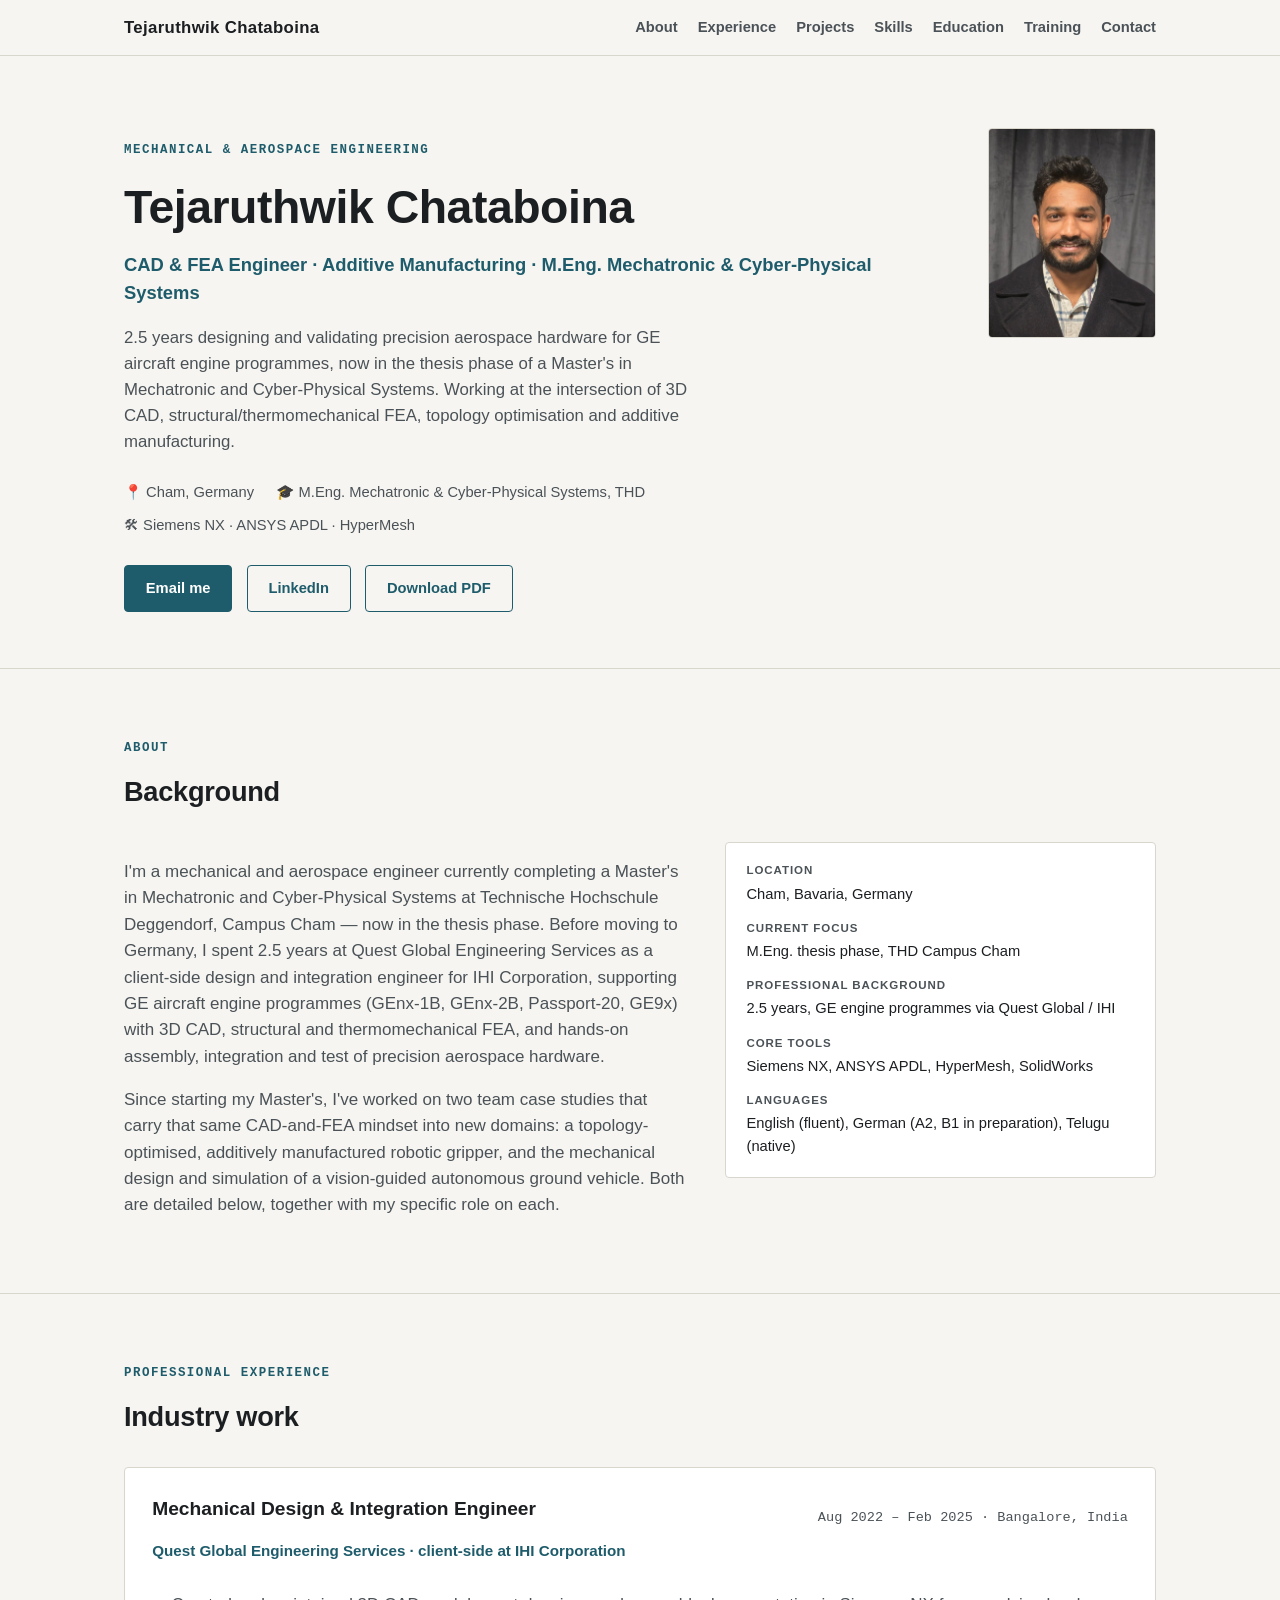
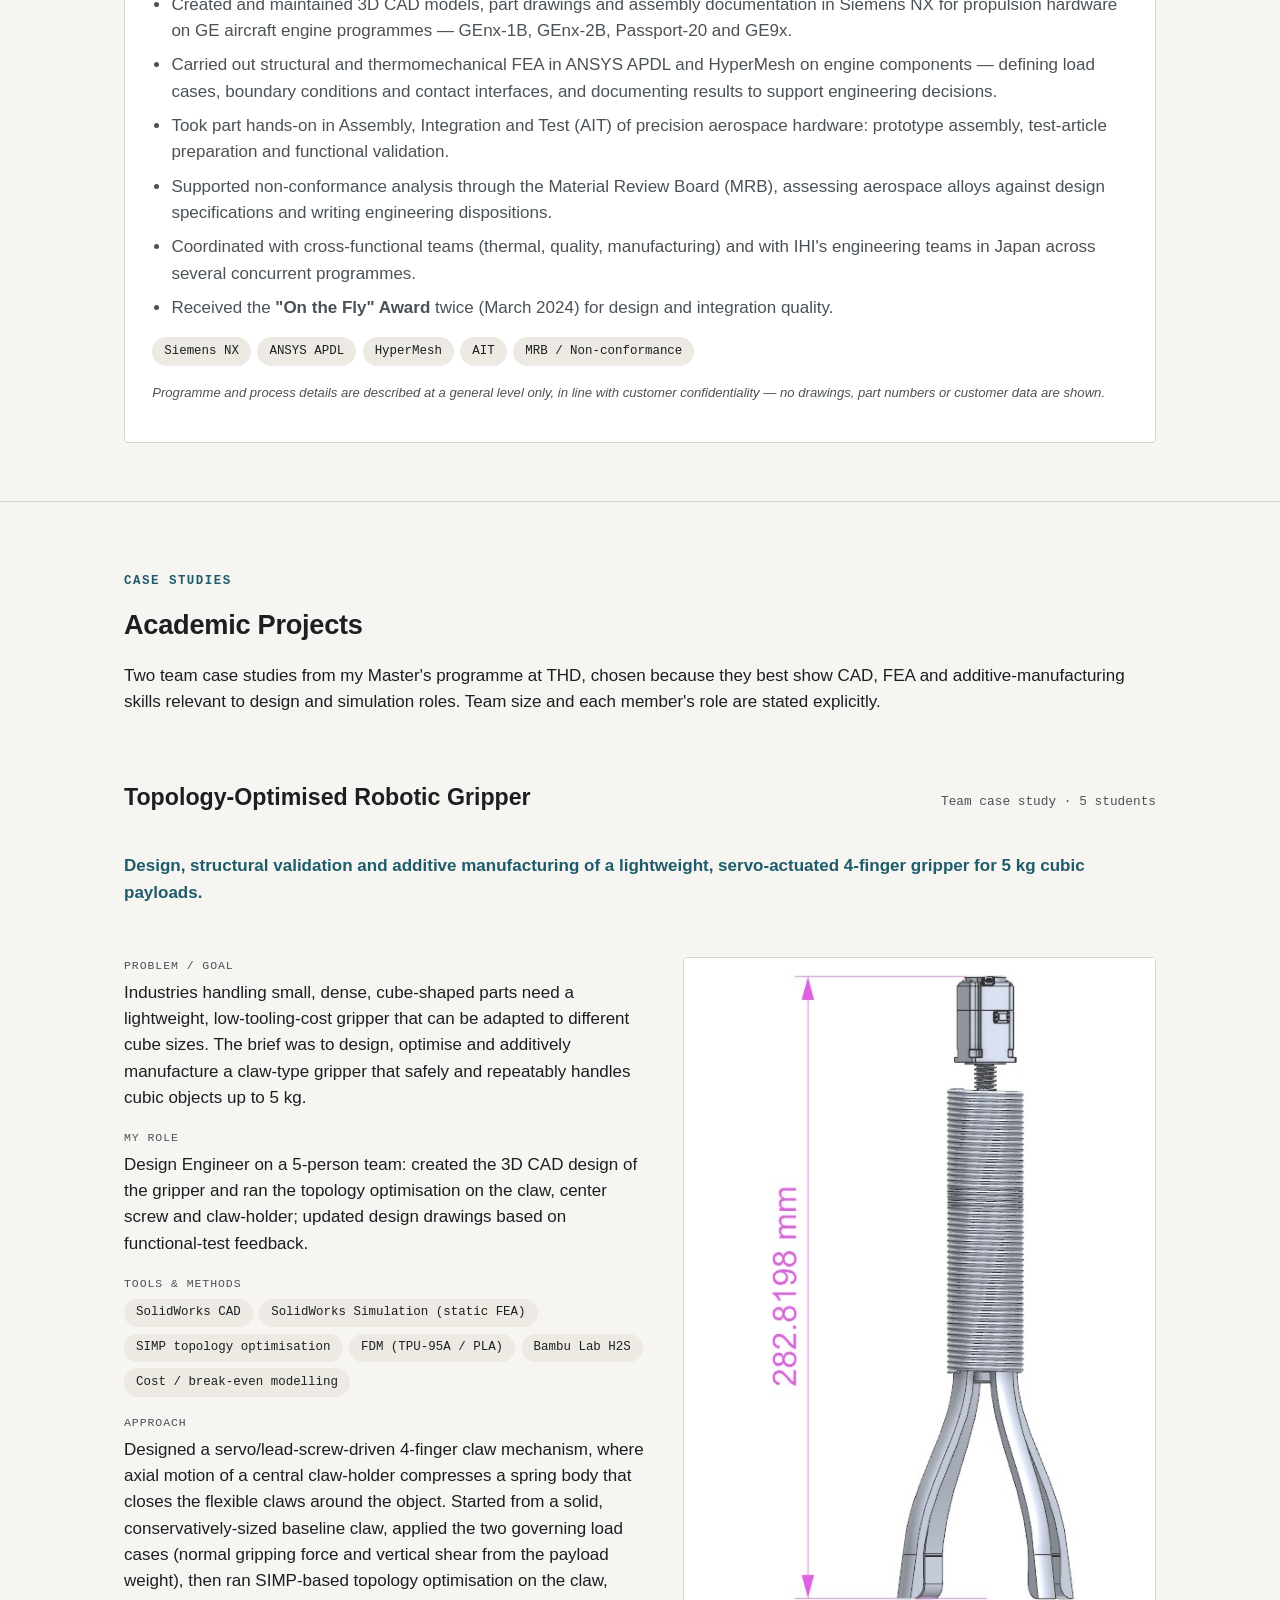
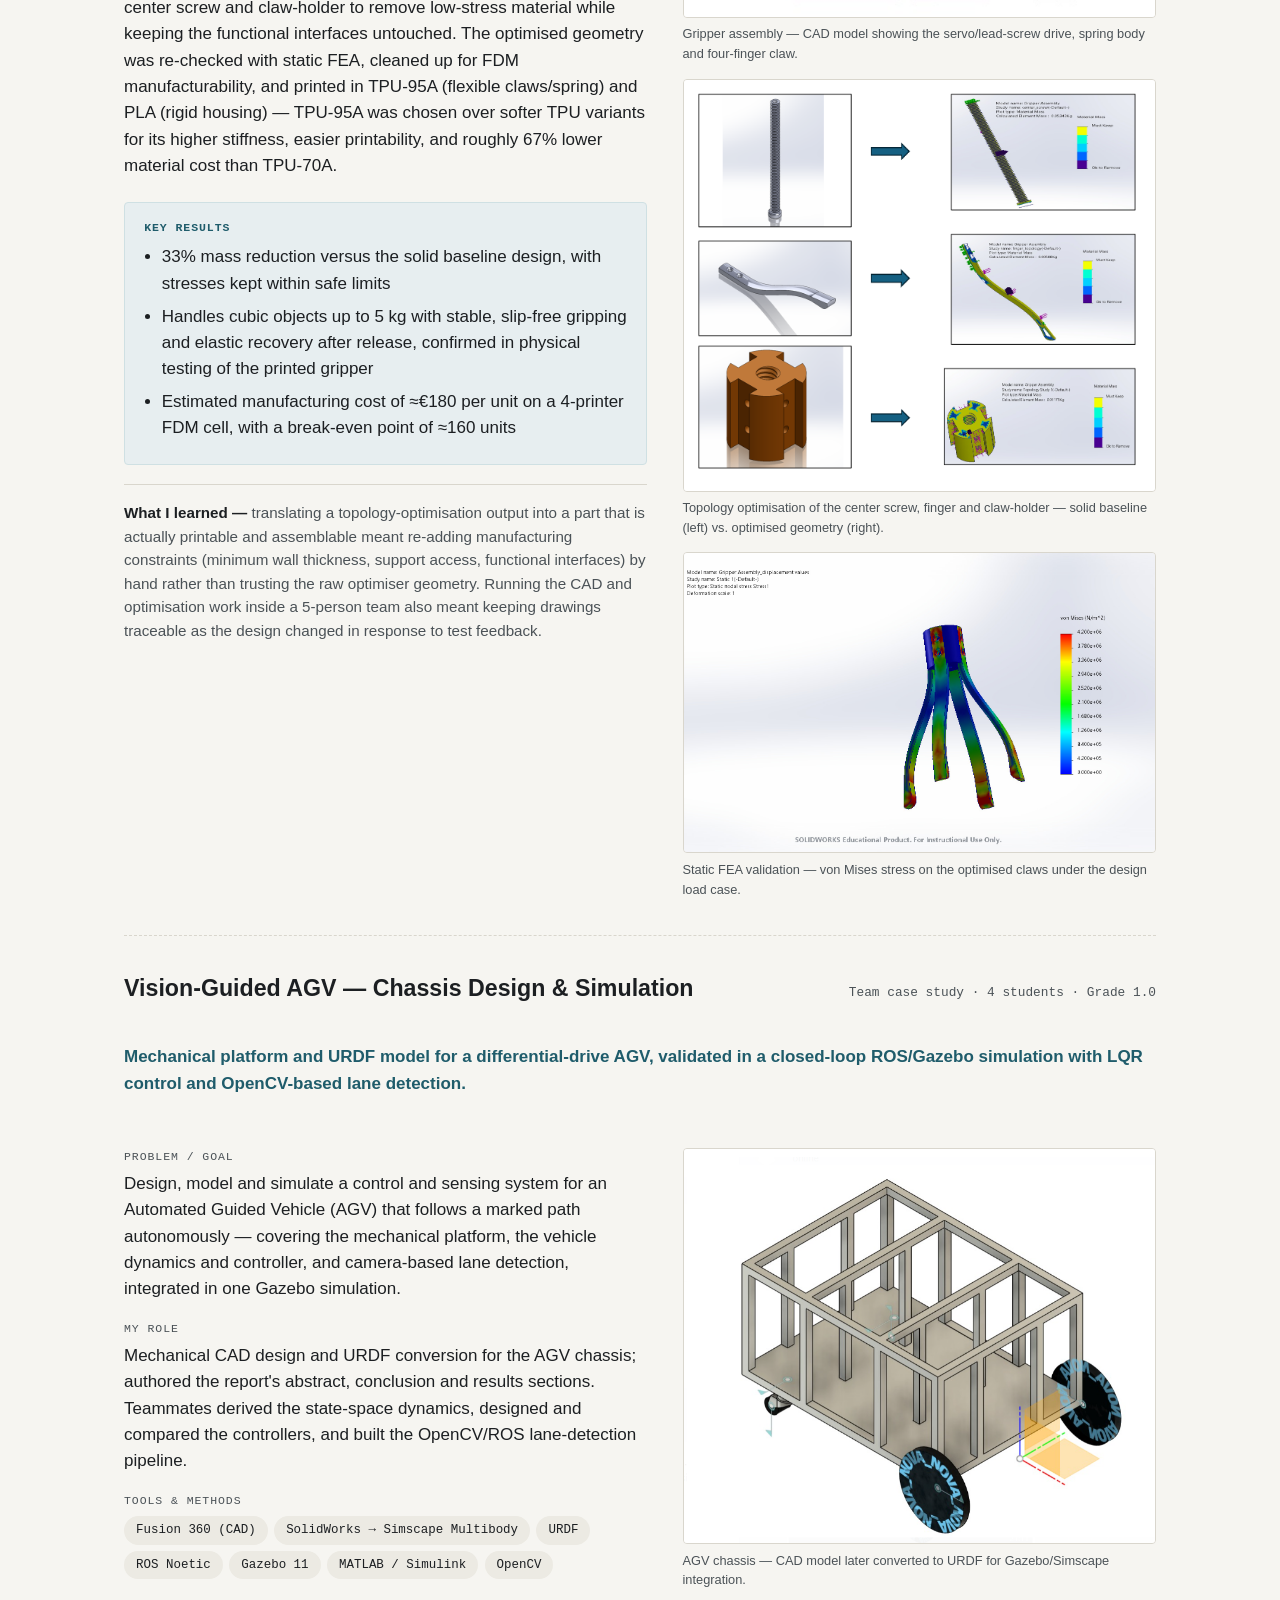
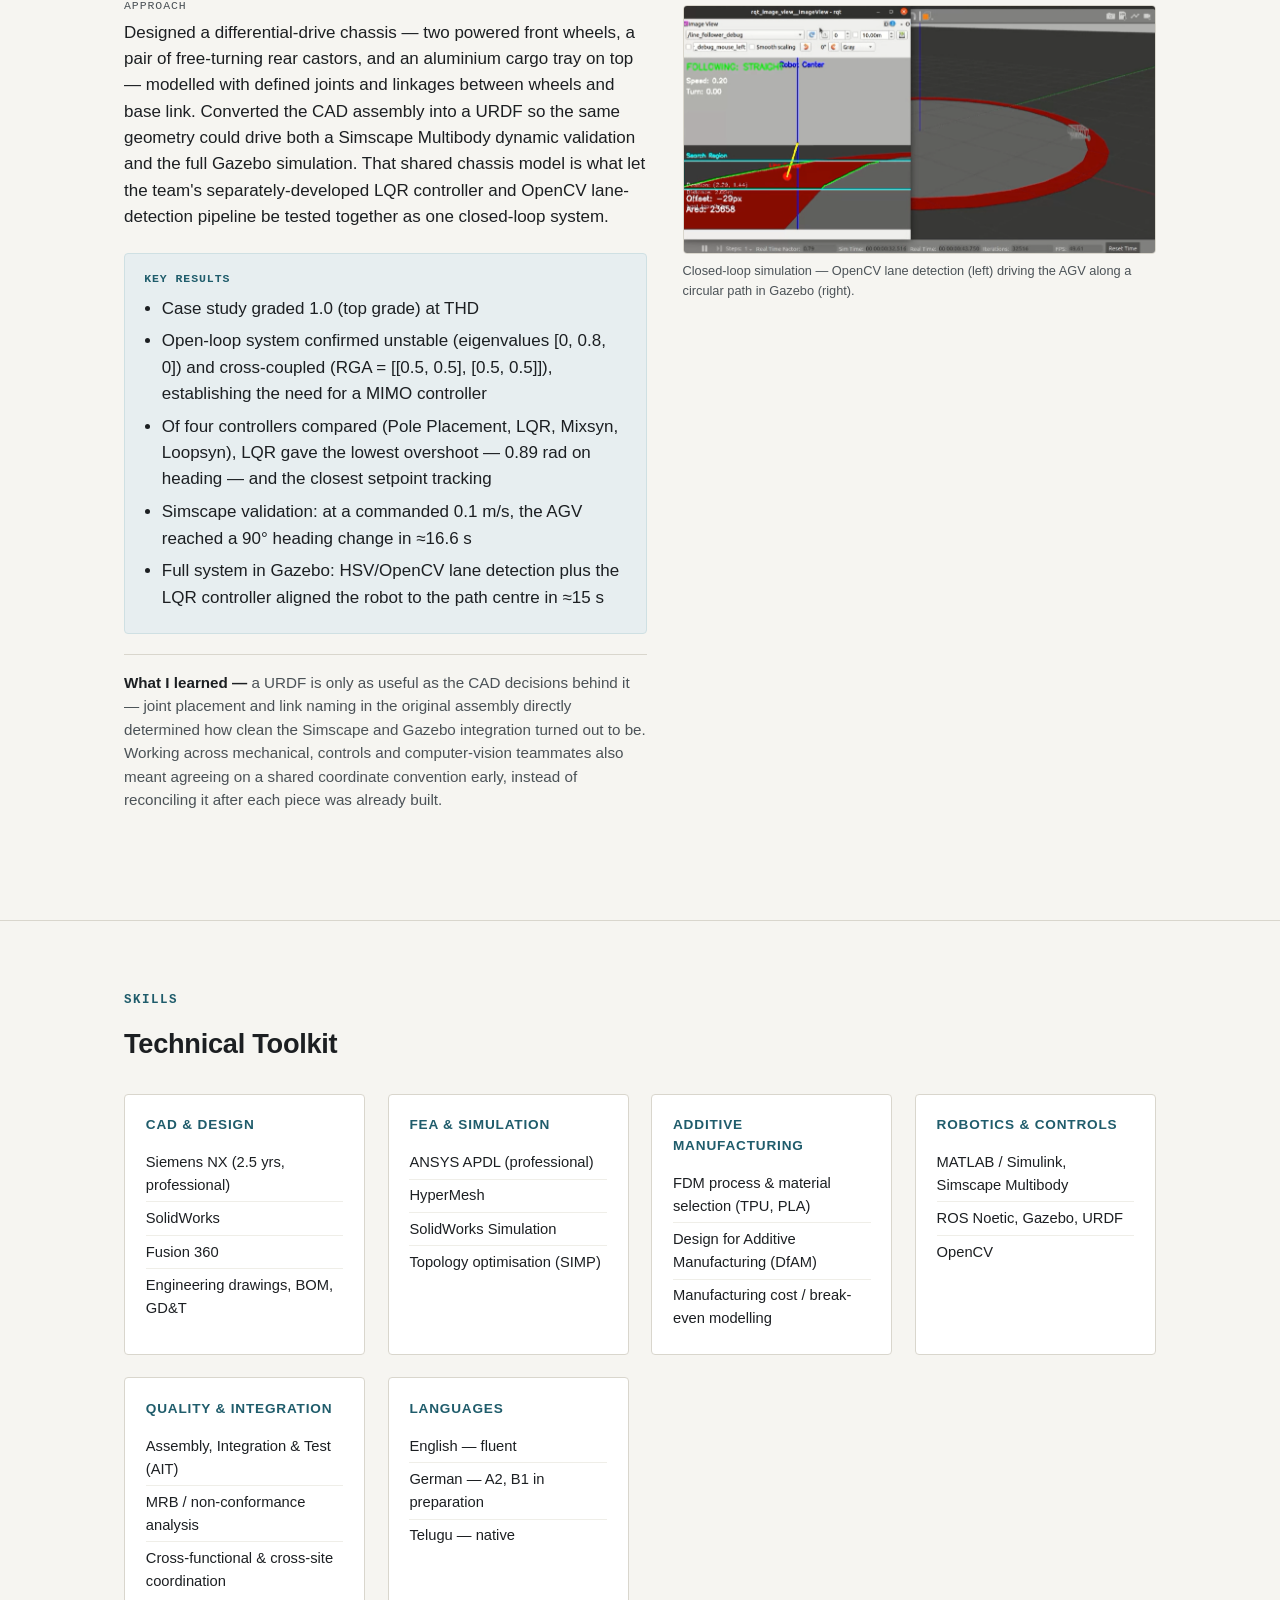
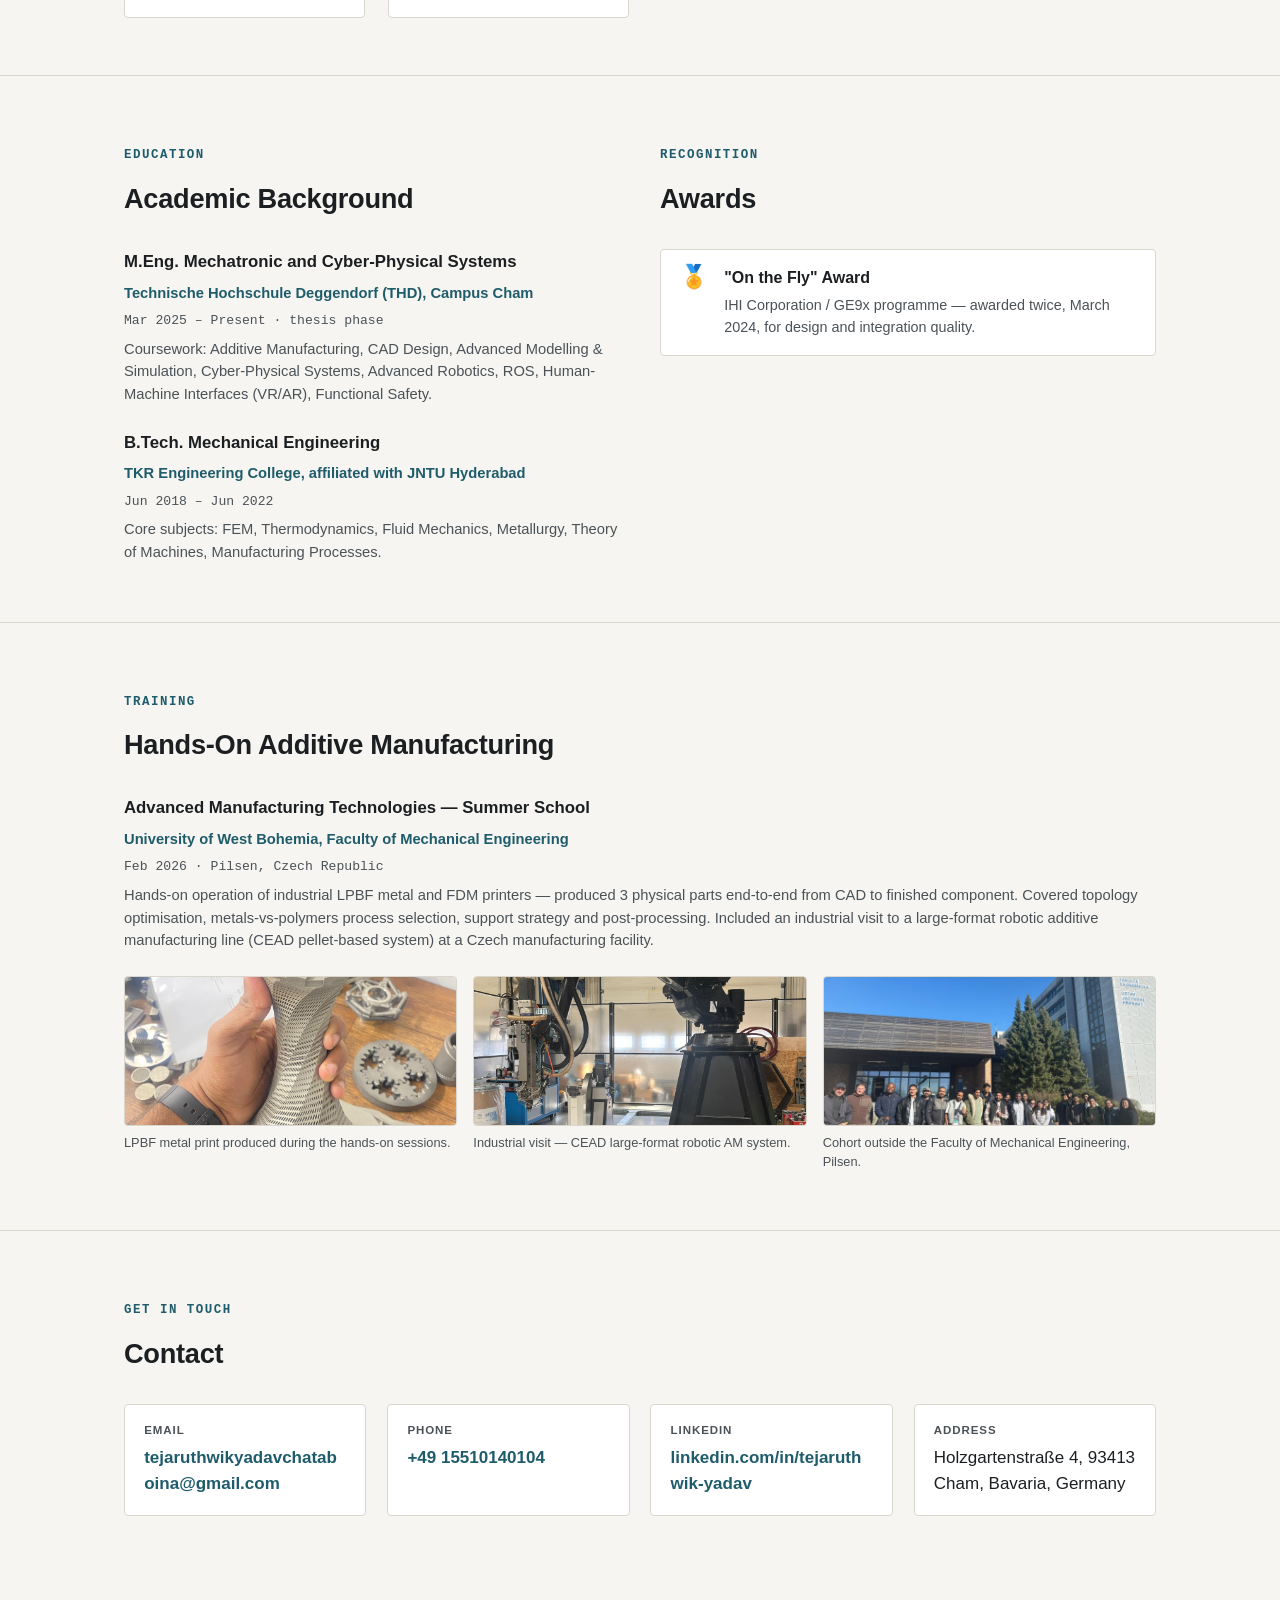
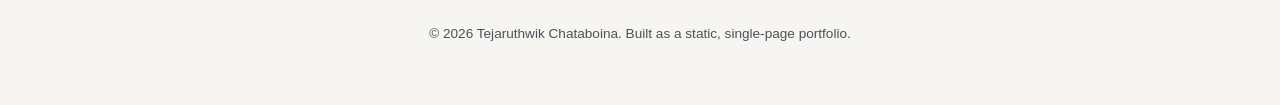
<file: index.html>
<!doctype html>
<html lang="en">
<head>
<meta charset="utf-8">
<meta name="viewport" content="width=device-width, initial-scale=1">
<title>Tejaruthwik Chataboina — Mechanical &amp; Aerospace Engineer</title>
<meta name="description" content="Portfolio of Tejaruthwik Chataboina — Mechanical &amp; Aerospace Engineer specialising in CAD, FEA and additive manufacturing.">
<link rel="stylesheet" href="style.css">
</head>
<body>
<a class="skip-link" href="#main">Skip to main content</a>

<header class="site">
  <div class="nav-inner">
    <a class="brand" href="#top">Tejaruthwik Chataboina</a>
    <nav class="primary" aria-label="Primary">
      <ul>
        <li><a href="#about">About</a></li>
        <li><a href="#experience">Experience</a></li>
        <li><a href="#projects">Projects</a></li>
        <li><a href="#skills">Skills</a></li>
        <li><a href="#education">Education</a></li>
        <li><a href="#training">Training</a></li>
        <li><a href="#contact">Contact</a></li>
      </ul>
    </nav>
  </div>
</header>

<main id="main">
  <section class="hero" id="top">
    <div class="wrap hero-inner">
      <div class="hero-copy">
        <p class="eyebrow">Mechanical &amp; Aerospace Engineering</p>
        <h1>Tejaruthwik Chataboina</h1>
        <p class="role">CAD &amp; FEA Engineer · Additive Manufacturing · M.Eng. Mechatronic &amp; Cyber-Physical Systems</p>
        <p class="lede">2.5 years designing and validating precision aerospace hardware for GE aircraft engine
          programmes, now in the thesis phase of a Master's in Mechatronic and Cyber-Physical Systems. Working at
          the intersection of 3D CAD, structural/thermomechanical FEA, topology optimisation and additive
          manufacturing.</p>
        <div class="hero-meta">
          <span>📍 Cham, Germany</span>
          <span>🎓 M.Eng. Mechatronic &amp; Cyber-Physical Systems, THD</span>
          <span>🛠 Siemens NX · ANSYS APDL · HyperMesh</span>
        </div>
        <div class="hero-cta">
          <a class="btn primary" href="mailto:tejaruthwikyadavchataboina@gmail.com">Email me</a>
          <a class="btn ghost" href="https://www.linkedin.com/in/tejaruthwik-yadav" target="_blank" rel="noopener">LinkedIn</a>
          <a class="btn ghost" href="Tejaruthwik_Chataboina_Portfolio.pdf" target="_blank" rel="noopener">Download PDF</a>
        </div>
      </div>
      <div class="hero-photo-wrap">
        <img class="hero-photo" src="assets/headshot.jpg" alt="Portrait of Tejaruthwik Chataboina">
      </div>
    </div>
  </section>

  <section id="about">
    <div class="wrap">
      <div class="section-head">
        <p class="eyebrow">About</p>
        <h2>Background</h2>
      </div>
      <div class="about-grid">
        <div>
          <p>I'm a mechanical and aerospace engineer currently completing a Master's in Mechatronic and
            Cyber-Physical Systems at Technische Hochschule Deggendorf, Campus Cham — now in the thesis phase.
            Before moving to Germany, I spent 2.5 years at Quest Global Engineering Services as a client-side
            design and integration engineer for IHI Corporation, supporting GE aircraft engine programmes
            (GEnx-1B, GEnx-2B, Passport-20, GE9x) with 3D CAD, structural and thermomechanical FEA, and hands-on
            assembly, integration and test of precision aerospace hardware.</p>
          <p>Since starting my Master's, I've worked on two team case studies that carry that same CAD-and-FEA
            mindset into new domains: a topology-optimised, additively manufactured robotic gripper, and the
            mechanical design and simulation of a vision-guided autonomous ground vehicle. Both are detailed
            below, together with my specific role on each.</p>
        </div>
        <ul class="fact-list">
          <li><strong>Location</strong>Cham, Bavaria, Germany</li>
          <li><strong>Current focus</strong>M.Eng. thesis phase, THD Campus Cham</li>
          <li><strong>Professional background</strong>2.5 years, GE engine programmes via Quest Global / IHI</li>
          <li><strong>Core tools</strong>Siemens NX, ANSYS APDL, HyperMesh, SolidWorks</li>
          <li><strong>Languages</strong>English (fluent), German (A2, B1 in preparation), Telugu (native)</li>
        </ul>
      </div>
    </div>
  </section>

  <section id="experience">
    <div class="wrap">
      <div class="section-head">
        <p class="eyebrow">Professional Experience</p>
        <h2>Industry work</h2>
      </div>
      <article class="exp-card">
        <div class="exp-head">
          <div>
            <h3>Mechanical Design &amp; Integration Engineer</h3>
            <p class="org">Quest Global Engineering Services · client-side at IHI Corporation</p>
          </div>
          <p class="when">Aug 2022 – Feb 2025 · Bangalore, India</p>
        </div>
        <ul>
          <li>Created and maintained 3D CAD models, part drawings and assembly documentation in Siemens NX for
            propulsion hardware on GE aircraft engine programmes — GEnx-1B, GEnx-2B, Passport-20 and GE9x.</li>
          <li>Carried out structural and thermomechanical FEA in ANSYS APDL and HyperMesh on engine components —
            defining load cases, boundary conditions and contact interfaces, and documenting results to support
            engineering decisions.</li>
          <li>Took part hands-on in Assembly, Integration and Test (AIT) of precision aerospace hardware:
            prototype assembly, test-article preparation and functional validation.</li>
          <li>Supported non-conformance analysis through the Material Review Board (MRB), assessing aerospace
            alloys against design specifications and writing engineering dispositions.</li>
          <li>Coordinated with cross-functional teams (thermal, quality, manufacturing) and with IHI's engineering
            teams in Japan across several concurrent programmes.</li>
          <li>Received the <strong>"On the Fly" Award</strong> twice (March 2024) for design and integration
            quality.</li>
        </ul>
        <div class="tag-row">
          <span class="tag">Siemens NX</span>
          <span class="tag">ANSYS APDL</span>
          <span class="tag">HyperMesh</span>
          <span class="tag">AIT</span>
          <span class="tag">MRB / Non-conformance</span>
        </div>
        <p class="confidentiality-note">Programme and process details are described at a general level only, in
          line with customer confidentiality — no drawings, part numbers or customer data are shown.</p>
      </article>
    </div>
  </section>

  <section id="projects">
    <div class="wrap">
      <div class="section-head">
        <p class="eyebrow">Case Studies</p>
        <h2>Academic Projects</h2>
        <p class="section-intro">Two team case studies from my Master's programme at THD, chosen because they
          best show CAD, FEA and additive-manufacturing skills relevant to design and simulation roles. Team size
          and each member's role are stated explicitly.</p>
      </div>

      <!-- PROJECT 1: GRIPPER -->
      <article class="project">
        <div class="project-top">
          <h3>Topology-Optimised Robotic Gripper</h3>
          <span class="project-team">Team case study · 5 students</span>
        </div>
        <p class="project-summary">Design, structural validation and additive manufacturing of a lightweight,
          servo-actuated 4-finger gripper for 5&nbsp;kg cubic payloads.</p>

        <div class="project-body">
          <div class="project-text">
            <dl>
              <dt>Problem / Goal</dt>
              <dd>Industries handling small, dense, cube-shaped parts need a lightweight, low-tooling-cost gripper
                that can be adapted to different cube sizes. The brief was to design, optimise and additively
                manufacture a claw-type gripper that safely and repeatably handles cubic objects up to 5&nbsp;kg.</dd>

              <dt>My role</dt>
              <dd>Design Engineer on a 5-person team: created the 3D CAD design of the gripper and ran the
                topology optimisation on the claw, center screw and claw-holder; updated design drawings based on
                functional-test feedback.</dd>

              <dt>Tools &amp; methods</dt>
              <dd>
                <div class="tool-chips">
                  <span class="tag">SolidWorks CAD</span>
                  <span class="tag">SolidWorks Simulation (static FEA)</span>
                  <span class="tag">SIMP topology optimisation</span>
                  <span class="tag">FDM (TPU-95A / PLA)</span>
                  <span class="tag">Bambu Lab H2S</span>
                  <span class="tag">Cost / break-even modelling</span>
                </div>
              </dd>

              <dt>Approach</dt>
              <dd>Designed a servo/lead-screw-driven 4-finger claw mechanism, where axial motion of a central
                claw-holder compresses a spring body that closes the flexible claws around the object. Started
                from a solid, conservatively-sized baseline claw, applied the two governing load cases (normal
                gripping force and vertical shear from the payload weight), then ran SIMP-based topology
                optimisation on the claw, center screw and claw-holder to remove low-stress material while
                keeping the functional interfaces untouched. The optimised geometry was re-checked with static
                FEA, cleaned up for FDM manufacturability, and printed in TPU-95A (flexible claws/spring) and PLA
                (rigid housing) — TPU-95A was chosen over softer TPU variants for its higher stiffness, easier
                printability, and roughly 67% lower material cost than TPU-70A.</dd>
            </dl>

            <div class="results-box">
              <strong class="label">Key results</strong>
              <ul>
                <li>33% mass reduction versus the solid baseline design, with stresses kept within safe limits</li>
                <li>Handles cubic objects up to 5 kg with stable, slip-free gripping and elastic recovery after
                  release, confirmed in physical testing of the printed gripper</li>
                <li>Estimated manufacturing cost of ≈€180 per unit on a 4-printer FDM cell, with a break-even
                  point of ≈160 units</li>
              </ul>
            </div>

            <p class="learned"><strong>What I learned —</strong> translating a topology-optimisation output into a
              part that is actually printable and assemblable meant re-adding manufacturing constraints (minimum
              wall thickness, support access, functional interfaces) by hand rather than trusting the raw
              optimiser geometry. Running the CAD and optimisation work inside a 5-person team also meant keeping
              drawings traceable as the design changed in response to test feedback.</p>
          </div>

          <div class="project-media">
            <figure>
              <img src="assets/gripper-assembly.jpg" alt="CAD render of the dimensioned four-finger gripper assembly, 282.8 mm tall, showing the servo motor, lead screw, spring body and open claws.">
              <figcaption>Gripper assembly — CAD model showing the servo/lead-screw drive, spring body and
                four-finger claw.</figcaption>
            </figure>
            <figure>
              <img src="assets/gripper-topology.png" alt="Topology optimisation before-and-after comparison for the center screw, gripper finger and claw holder, each shown as a solid baseline part next to its optimised, material-reduced version with a stress-based material-mass colour map.">
              <figcaption>Topology optimisation of the center screw, finger and claw-holder — solid baseline (left)
                vs. optimised geometry (right).</figcaption>
            </figure>
            <figure>
              <img src="assets/gripper-fea-stress.jpg" alt="Von Mises stress plot of the optimised gripper fingers under load, colour-mapped from blue (low stress) to red (higher stress) at the finger roots and tips.">
              <figcaption>Static FEA validation — von Mises stress on the optimised claws under the design load
                case.</figcaption>
            </figure>
          </div>
        </div>
      </article>

      <!-- PROJECT 2: AGV -->
      <article class="project">
        <div class="project-top">
          <h3>Vision-Guided AGV — Chassis Design &amp; Simulation</h3>
          <span class="project-team">Team case study · 4 students · Grade 1.0</span>
        </div>
        <p class="project-summary">Mechanical platform and URDF model for a differential-drive AGV, validated in
          a closed-loop ROS/Gazebo simulation with LQR control and OpenCV-based lane detection.</p>

        <div class="project-body">
          <div class="project-text">
            <dl>
              <dt>Problem / Goal</dt>
              <dd>Design, model and simulate a control and sensing system for an Automated Guided Vehicle (AGV)
                that follows a marked path autonomously — covering the mechanical platform, the vehicle dynamics
                and controller, and camera-based lane detection, integrated in one Gazebo simulation.</dd>

              <dt>My role</dt>
              <dd>Mechanical CAD design and URDF conversion for the AGV chassis; authored the report's abstract,
                conclusion and results sections. Teammates derived the state-space dynamics, designed and compared
                the controllers, and built the OpenCV/ROS lane-detection pipeline.</dd>

              <dt>Tools &amp; methods</dt>
              <dd>
                <div class="tool-chips">
                  <span class="tag">Fusion 360 (CAD)</span>
                  <span class="tag">SolidWorks → Simscape Multibody</span>
                  <span class="tag">URDF</span>
                  <span class="tag">ROS Noetic</span>
                  <span class="tag">Gazebo 11</span>
                  <span class="tag">MATLAB / Simulink</span>
                  <span class="tag">OpenCV</span>
                </div>
              </dd>

              <dt>Approach</dt>
              <dd>Designed a differential-drive chassis — two powered front wheels, a pair of free-turning rear
                castors, and an aluminium cargo tray on top — modelled with defined joints and linkages between
                wheels and base link. Converted the CAD assembly into a URDF so the same geometry could drive both
                a Simscape Multibody dynamic validation and the full Gazebo simulation. That shared chassis model
                is what let the team's separately-developed LQR controller and OpenCV lane-detection pipeline be
                tested together as one closed-loop system.</dd>
            </dl>

            <div class="results-box">
              <strong class="label">Key results</strong>
              <ul>
                <li>Case study graded 1.0 (top grade) at THD</li>
                <li>Open-loop system confirmed unstable (eigenvalues [0, 0.8, 0]) and cross-coupled (RGA = [[0.5,
                  0.5], [0.5, 0.5]]), establishing the need for a MIMO controller</li>
                <li>Of four controllers compared (Pole Placement, LQR, Mixsyn, Loopsyn), LQR gave the lowest
                  overshoot — 0.89 rad on heading — and the closest setpoint tracking</li>
                <li>Simscape validation: at a commanded 0.1 m/s, the AGV reached a 90° heading change in
                  ≈16.6 s</li>
                <li>Full system in Gazebo: HSV/OpenCV lane detection plus the LQR controller aligned the robot to
                  the path centre in ≈15 s</li>
              </ul>
            </div>

            <p class="learned"><strong>What I learned —</strong> a URDF is only as useful as the CAD decisions
              behind it — joint placement and link naming in the original assembly directly determined how clean
              the Simscape and Gazebo integration turned out to be. Working across mechanical, controls and
              computer-vision teammates also meant agreeing on a shared coordinate convention early, instead of
              reconciling it after each piece was already built.</p>
          </div>

          <div class="project-media">
            <figure>
              <img src="assets/agv-chassis.png" alt="Isometric CAD render of the AGV chassis: a welded-look aluminium frame on two large rear drive wheels and a front castor wheel, with a flat tray on top for cargo.">
              <figcaption>AGV chassis — CAD model later converted to URDF for Gazebo/Simscape integration.</figcaption>
            </figure>
            <figure>
              <img src="assets/agv-simulation.png" alt="Screen capture of the closed-loop Gazebo simulation: a debug view on the left showing the camera-detected red lane and offset, and a 3D Gazebo view on the right showing the AGV following a circular red track.">
              <figcaption>Closed-loop simulation — OpenCV lane detection (left) driving the AGV along a circular
                path in Gazebo (right).</figcaption>
            </figure>
          </div>
        </div>
      </article>
    </div>
  </section>

  <section id="skills">
    <div class="wrap">
      <div class="section-head">
        <p class="eyebrow">Skills</p>
        <h2>Technical Toolkit</h2>
      </div>
      <div class="skills-grid">
        <div class="skill-card">
          <h3>CAD &amp; Design</h3>
          <ul>
            <li>Siemens NX (2.5 yrs, professional)</li>
            <li>SolidWorks</li>
            <li>Fusion 360</li>
            <li>Engineering drawings, BOM, GD&amp;T</li>
          </ul>
        </div>
        <div class="skill-card">
          <h3>FEA &amp; Simulation</h3>
          <ul>
            <li>ANSYS APDL (professional)</li>
            <li>HyperMesh</li>
            <li>SolidWorks Simulation</li>
            <li>Topology optimisation (SIMP)</li>
          </ul>
        </div>
        <div class="skill-card">
          <h3>Additive Manufacturing</h3>
          <ul>
            <li>FDM process &amp; material selection (TPU, PLA)</li>
            <li>Design for Additive Manufacturing (DfAM)</li>
            <li>Manufacturing cost / break-even modelling</li>
          </ul>
        </div>
        <div class="skill-card">
          <h3>Robotics &amp; Controls</h3>
          <ul>
            <li>MATLAB / Simulink, Simscape Multibody</li>
            <li>ROS Noetic, Gazebo, URDF</li>
            <li>OpenCV</li>
          </ul>
        </div>
        <div class="skill-card">
          <h3>Quality &amp; Integration</h3>
          <ul>
            <li>Assembly, Integration &amp; Test (AIT)</li>
            <li>MRB / non-conformance analysis</li>
            <li>Cross-functional &amp; cross-site coordination</li>
          </ul>
        </div>
        <div class="skill-card">
          <h3>Languages</h3>
          <ul>
            <li>English — fluent</li>
            <li>German — A2, B1 in preparation</li>
            <li>Telugu — native</li>
          </ul>
        </div>
      </div>
    </div>
  </section>

  <section id="education">
    <div class="wrap">
      <div class="two-col">
        <div>
          <div class="section-head">
            <p class="eyebrow">Education</p>
            <h2>Academic Background</h2>
          </div>
          <div class="edu-item">
            <h3>M.Eng. Mechatronic and Cyber-Physical Systems</h3>
            <p class="org">Technische Hochschule Deggendorf (THD), Campus Cham</p>
            <p class="when">Mar 2025 – Present · thesis phase</p>
            <p>Coursework: Additive Manufacturing, CAD Design, Advanced Modelling &amp; Simulation, Cyber-Physical
              Systems, Advanced Robotics, ROS, Human-Machine Interfaces (VR/AR), Functional Safety.</p>
          </div>
          <div class="edu-item">
            <h3>B.Tech. Mechanical Engineering</h3>
            <p class="org">TKR Engineering College, affiliated with JNTU Hyderabad</p>
            <p class="when">Jun 2018 – Jun 2022</p>
            <p>Core subjects: FEM, Thermodynamics, Fluid Mechanics, Metallurgy, Theory of Machines, Manufacturing
              Processes.</p>
          </div>
        </div>
        <div>
          <div class="section-head">
            <p class="eyebrow">Recognition</p>
            <h2>Awards</h2>
          </div>
          <div class="award">
            <span class="medal" aria-hidden="true">🏅</span>
            <div>
              <h3>"On the Fly" Award</h3>
              <p>IHI Corporation / GE9x programme — awarded twice, March 2024, for design and integration
                quality.</p>
            </div>
          </div>
        </div>
      </div>
    </div>
  </section>

  <section id="training">
    <div class="wrap">
      <div class="section-head">
        <p class="eyebrow">Training</p>
        <h2>Hands-On Additive Manufacturing</h2>
      </div>
      <div class="edu-item">
        <h3>Advanced Manufacturing Technologies — Summer School</h3>
        <p class="org">University of West Bohemia, Faculty of Mechanical Engineering</p>
        <p class="when">Feb 2026 · Pilsen, Czech Republic</p>
        <p>Hands-on operation of industrial LPBF metal and FDM printers — produced 3 physical parts end-to-end
          from CAD to finished component. Covered topology optimisation, metals-vs-polymers process selection,
          support strategy and post-processing. Included an industrial visit to a large-format robotic additive
          manufacturing line (CEAD pellet-based system) at a Czech manufacturing facility.</p>
      </div>
      <div class="training-gallery">
        <figure>
          <img src="assets/pilsen-lpbf-part.jpg" alt="Hand holding a topology-optimised, lattice-structured metal part produced by laser powder bed fusion (LPBF) during the summer school, alongside other printed parts on a workbench.">
          <figcaption>LPBF metal print produced during the hands-on sessions.</figcaption>
        </figure>
        <figure>
          <img src="assets/pilsen-cead-robot.jpg" alt="Large-format robotic additive manufacturing system (CEAD) on the factory floor, with a robotic arm positioned over a metal build plate.">
          <figcaption>Industrial visit — CEAD large-format robotic AM system.</figcaption>
        </figure>
        <figure>
          <img src="assets/pilsen-group.jpg" alt="Group photo of the international student cohort outside the Faculty of Mechanical Engineering building in Pilsen, Czech Republic.">
          <figcaption>Cohort outside the Faculty of Mechanical Engineering, Pilsen.</figcaption>
        </figure>
      </div>
    </div>
  </section>

  <section id="contact">
    <div class="wrap">
      <div class="section-head">
        <p class="eyebrow">Get in touch</p>
        <h2>Contact</h2>
      </div>
      <div class="contact-grid">
        <div class="contact-card">
          <strong>Email</strong>
          <a href="mailto:tejaruthwikyadavchataboina@gmail.com">tejaruthwikyadavchataboina@gmail.com</a>
        </div>
        <div class="contact-card">
          <strong>Phone</strong>
          <a href="tel:+4915510140104">+49 15510140104</a>
        </div>
        <div class="contact-card">
          <strong>LinkedIn</strong>
          <a href="https://www.linkedin.com/in/tejaruthwik-yadav" target="_blank" rel="noopener">linkedin.com/in/tejaruthwik-yadav</a>
        </div>
        <div class="contact-card">
          <strong>Address</strong>
          <span>Holzgartenstraße 4, 93413 Cham, Bavaria, Germany</span>
        </div>
      </div>
    </div>
  </section>
</main>

<footer class="site">
  <div class="wrap">
    <p>© 2026 Tejaruthwik Chataboina. Built as a static, single-page portfolio.</p>
  </div>
</footer>

</body>
</html>
</file>
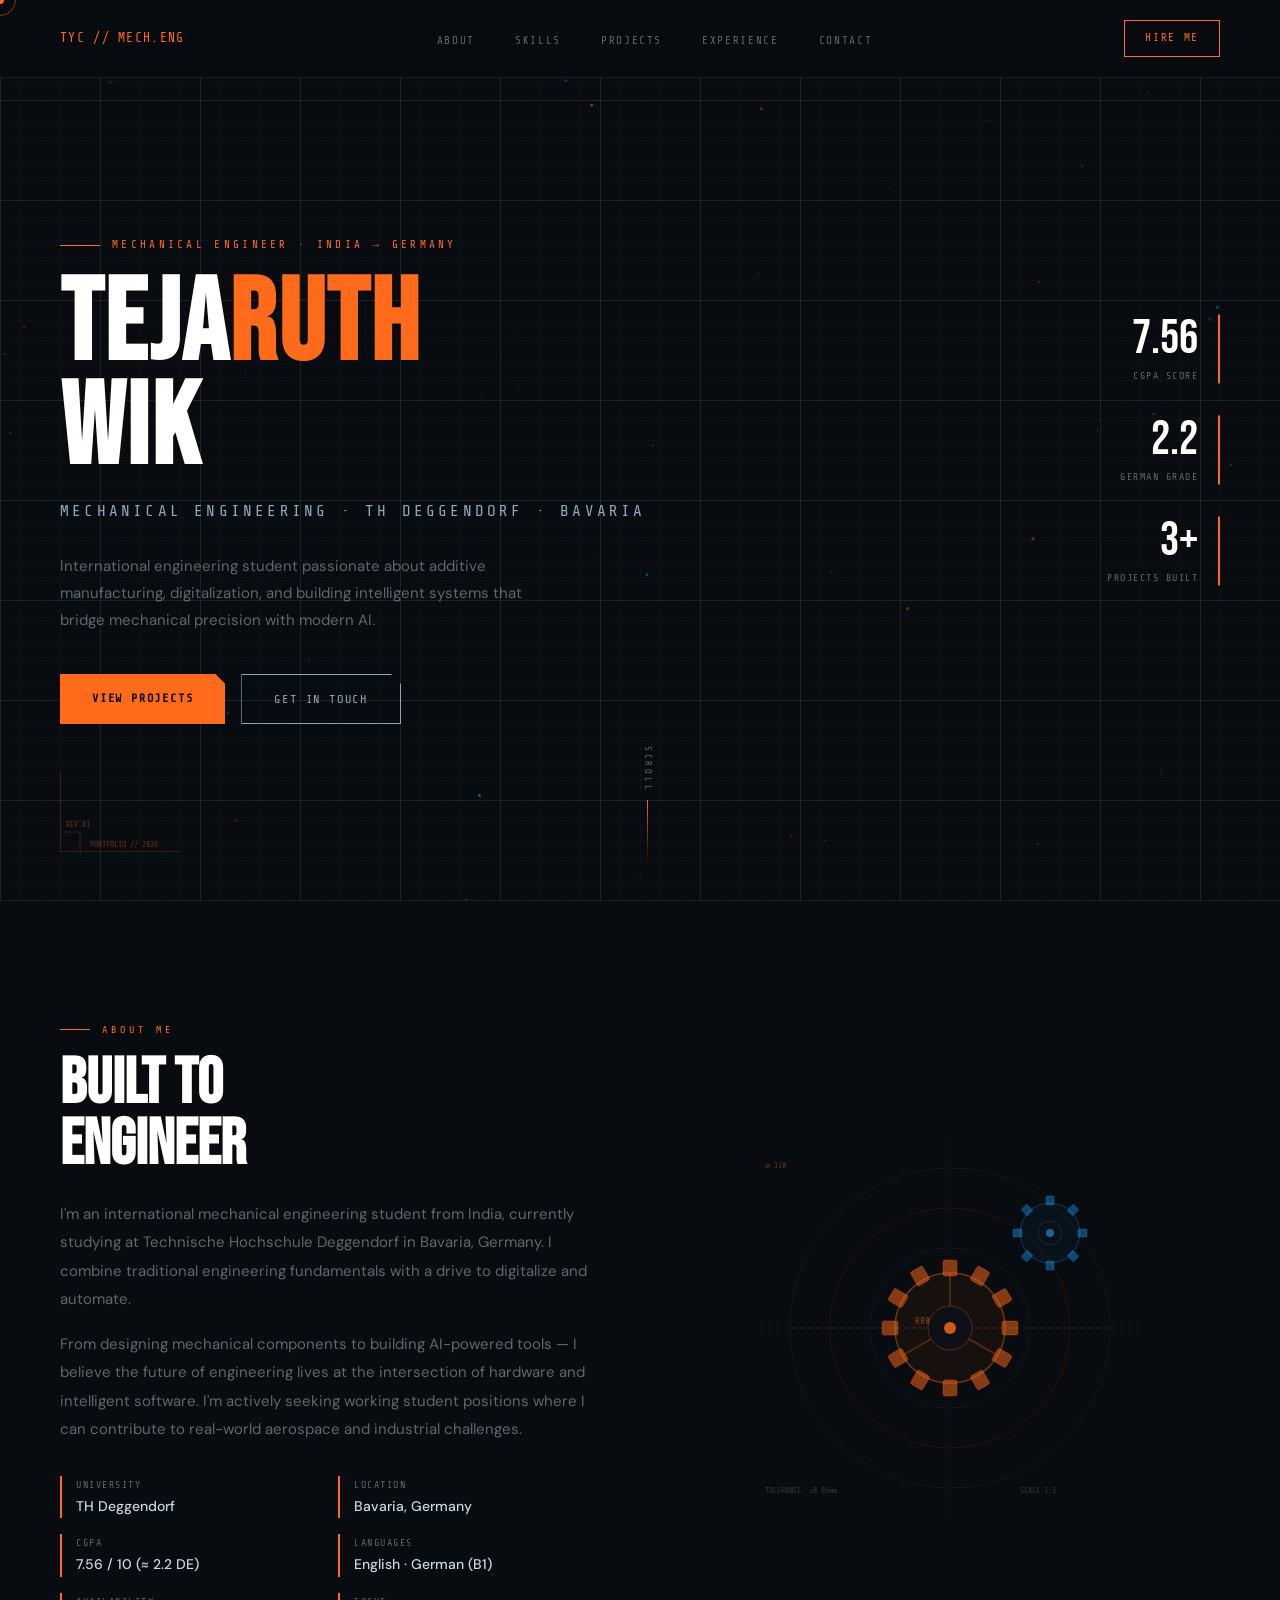
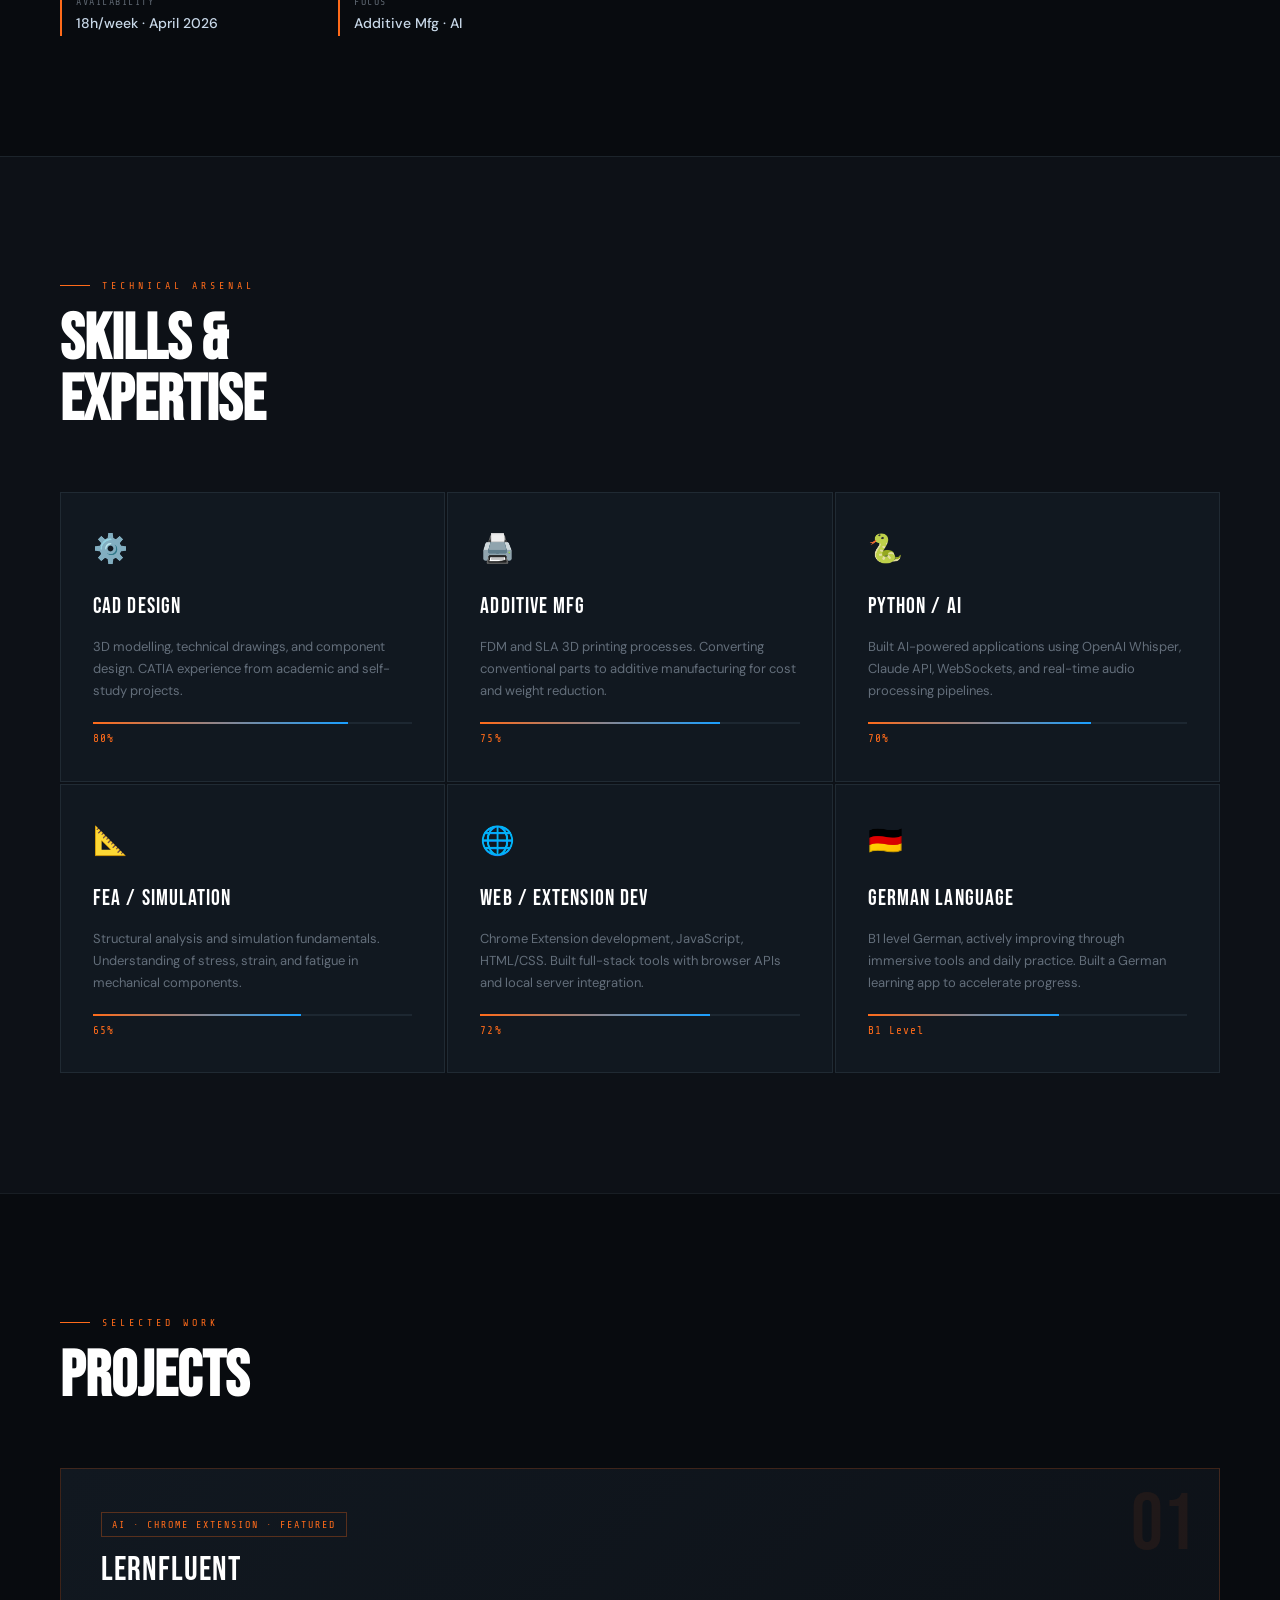
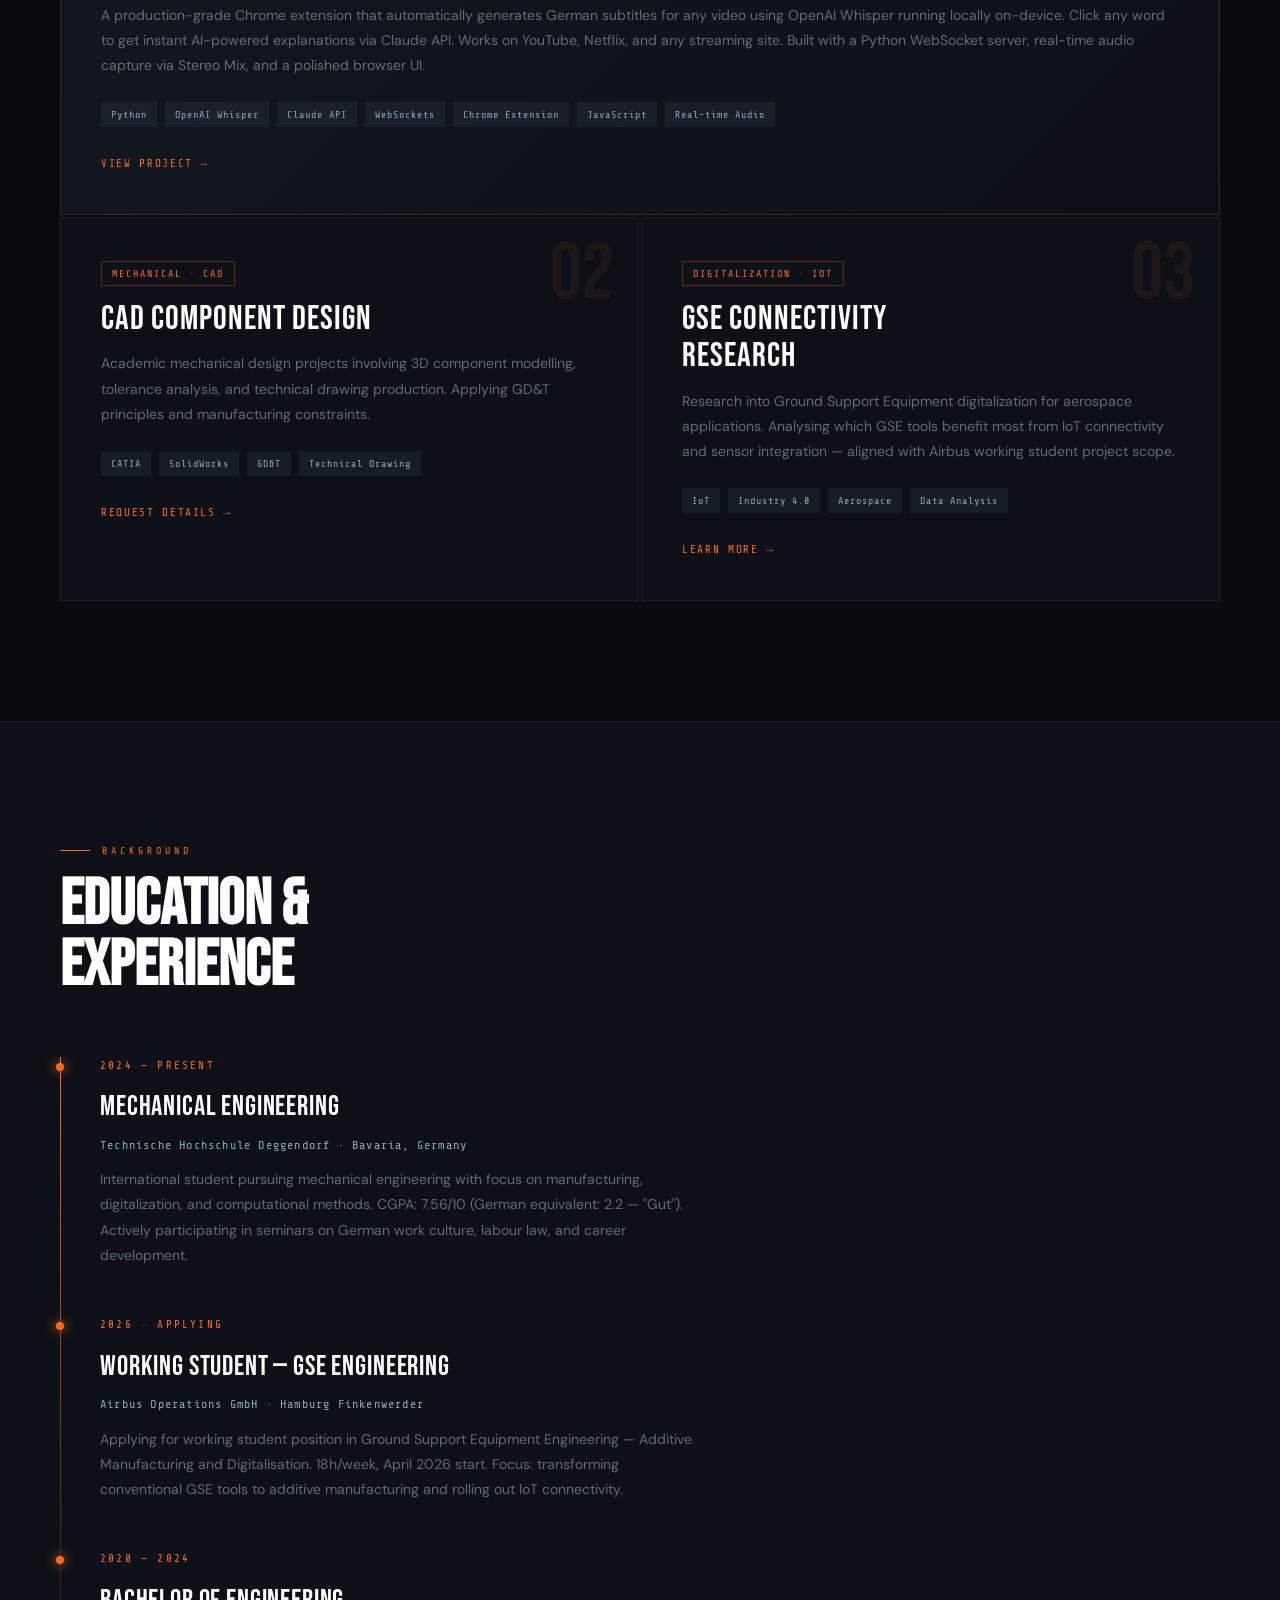
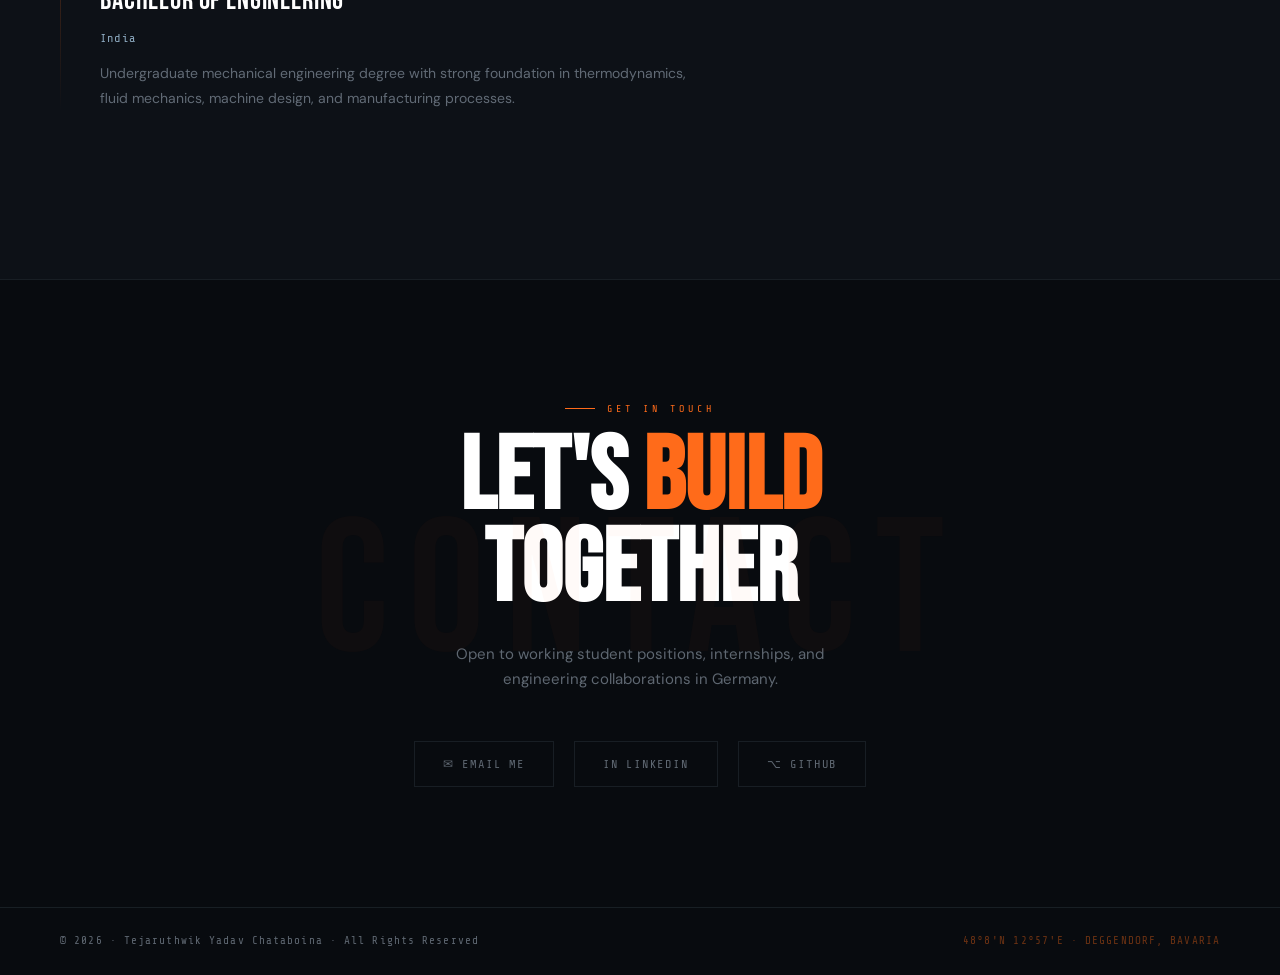
<file: portfolio_index.html>
<!DOCTYPE html>
<html lang="en">
<head>
<meta charset="UTF-8">
<meta name="viewport" content="width=device-width, initial-scale=1.0">
<title>Tejaruthwik Yadav — Mechanical Engineer</title>
<link rel="preconnect" href="https://fonts.googleapis.com">
<link href="https://fonts.googleapis.com/css2?family=Bebas+Neue&family=Share+Tech+Mono&family=DM+Sans:wght@300;400;500&display=swap" rel="stylesheet">
<style>
:root {
  --orange: #FF6B1A;
  --orange-dim: rgba(255,107,26,0.15);
  --blue: #1A9FFF;
  --steel: #8BA8BE;
  --bg: #080B0F;
  --bg2: #0D1117;
  --bg3: #111820;
  --line: rgba(139,168,190,0.12);
  --text: #C8D8E8;
  --text-dim: rgba(200,216,232,0.45);
  --font-display: 'Bebas Neue', sans-serif;
  --font-mono: 'Share Tech Mono', monospace;
  --font-body: 'DM Sans', sans-serif;
}

*, *::before, *::after { box-sizing: border-box; margin: 0; padding: 0; }

html { scroll-behavior: smooth; }

body {
  background: var(--bg);
  color: var(--text);
  font-family: var(--font-body);
  font-size: 16px;
  line-height: 1.7;
  overflow-x: hidden;
  cursor: none;
}

/* ── Custom Cursor ─────────────────────────────── */
.cursor {
  position: fixed;
  width: 8px; height: 8px;
  background: var(--orange);
  border-radius: 50%;
  pointer-events: none;
  z-index: 9999;
  transition: transform 0.1s;
  transform: translate(-50%, -50%);
}
.cursor-ring {
  position: fixed;
  width: 32px; height: 32px;
  border: 1px solid rgba(255,107,26,0.5);
  border-radius: 50%;
  pointer-events: none;
  z-index: 9998;
  transition: transform 0.15s, width 0.2s, height 0.2s, opacity 0.2s;
  transform: translate(-50%, -50%);
}

/* ── Blueprint Grid Background ─────────────────── */
.grid-bg {
  position: fixed;
  inset: 0;
  z-index: 0;
  background-image:
    linear-gradient(var(--line) 1px, transparent 1px),
    linear-gradient(90deg, var(--line) 1px, transparent 1px),
    linear-gradient(rgba(139,168,190,0.04) 1px, transparent 1px),
    linear-gradient(90deg, rgba(139,168,190,0.04) 1px, transparent 1px);
  background-size: 100px 100px, 100px 100px, 20px 20px, 20px 20px;
  pointer-events: none;
}

/* ── Canvas for particles ──────────────────────── */
#particles { position: fixed; inset: 0; z-index: 0; pointer-events: none; }

/* ── Nav ───────────────────────────────────────── */
nav {
  position: fixed;
  top: 0; left: 0; right: 0;
  z-index: 100;
  padding: 20px 60px;
  display: flex;
  align-items: center;
  justify-content: space-between;
  border-bottom: 1px solid var(--line);
  background: rgba(8,11,15,0.85);
  backdrop-filter: blur(12px);
}

.nav-logo {
  font-family: var(--font-mono);
  font-size: 13px;
  color: var(--orange);
  letter-spacing: 0.1em;
}

.nav-links {
  display: flex;
  gap: 40px;
  list-style: none;
}

.nav-links a {
  font-family: var(--font-mono);
  font-size: 11px;
  color: var(--text-dim);
  text-decoration: none;
  letter-spacing: 0.15em;
  text-transform: uppercase;
  transition: color 0.2s;
  position: relative;
}

.nav-links a::after {
  content: '';
  position: absolute;
  bottom: -4px; left: 0;
  width: 0; height: 1px;
  background: var(--orange);
  transition: width 0.2s;
}

.nav-links a:hover { color: var(--orange); }
.nav-links a:hover::after { width: 100%; }

.nav-cta {
  font-family: var(--font-mono);
  font-size: 11px;
  color: var(--orange);
  border: 1px solid var(--orange);
  padding: 8px 20px;
  text-decoration: none;
  letter-spacing: 0.15em;
  text-transform: uppercase;
  transition: all 0.2s;
}
.nav-cta:hover { background: var(--orange); color: var(--bg); }

/* ── Sections ──────────────────────────────────── */
section { position: relative; z-index: 1; }

/* ── Hero ──────────────────────────────────────── */
#hero {
  min-height: 100vh;
  display: flex;
  align-items: center;
  padding: 120px 60px 60px;
  position: relative;
  overflow: hidden;
}

.hero-tag {
  font-family: var(--font-mono);
  font-size: 11px;
  color: var(--orange);
  letter-spacing: 0.3em;
  text-transform: uppercase;
  margin-bottom: 20px;
  opacity: 0;
  animation: fadeUp 0.8s 0.2s forwards;
  display: flex;
  align-items: center;
  gap: 12px;
}

.hero-tag::before {
  content: '';
  display: block;
  width: 40px; height: 1px;
  background: var(--orange);
}

.hero-name {
  font-family: var(--font-display);
  font-size: clamp(64px, 9vw, 130px);
  line-height: 0.9;
  color: #fff;
  letter-spacing: 0.02em;
  opacity: 0;
  animation: fadeUp 0.8s 0.4s forwards;
}

.hero-name span { color: var(--orange); }

.hero-title {
  font-family: var(--font-mono);
  font-size: clamp(13px, 1.5vw, 16px);
  color: var(--steel);
  letter-spacing: 0.2em;
  text-transform: uppercase;
  margin-top: 16px;
  opacity: 0;
  animation: fadeUp 0.8s 0.6s forwards;
}

.hero-desc {
  max-width: 480px;
  color: var(--text-dim);
  font-size: 15px;
  margin-top: 28px;
  line-height: 1.8;
  opacity: 0;
  animation: fadeUp 0.8s 0.8s forwards;
}

.hero-actions {
  display: flex;
  gap: 16px;
  margin-top: 40px;
  opacity: 0;
  animation: fadeUp 0.8s 1s forwards;
}

.btn-primary {
  font-family: var(--font-mono);
  font-size: 12px;
  letter-spacing: 0.15em;
  text-transform: uppercase;
  background: var(--orange);
  color: var(--bg);
  padding: 14px 32px;
  text-decoration: none;
  font-weight: 600;
  transition: all 0.2s;
  clip-path: polygon(0 0, calc(100% - 10px) 0, 100% 10px, 100% 100%, 0 100%);
}
.btn-primary:hover { background: #ff8c4a; transform: translateY(-2px); }

.btn-secondary {
  font-family: var(--font-mono);
  font-size: 12px;
  letter-spacing: 0.15em;
  text-transform: uppercase;
  border: 1px solid var(--steel);
  color: var(--steel);
  padding: 14px 32px;
  text-decoration: none;
  transition: all 0.2s;
  clip-path: polygon(0 0, calc(100% - 10px) 0, 100% 10px, 100% 100%, 0 100%);
}
.btn-secondary:hover { border-color: var(--orange); color: var(--orange); transform: translateY(-2px); }

/* Hero stats */
.hero-stats {
  position: absolute;
  right: 60px;
  top: 50%;
  transform: translateY(-50%);
  display: flex;
  flex-direction: column;
  gap: 32px;
  opacity: 0;
  animation: fadeLeft 0.8s 1.2s forwards;
}

.stat {
  text-align: right;
  border-right: 2px solid var(--orange);
  padding-right: 20px;
}

.stat-num {
  font-family: var(--font-display);
  font-size: 48px;
  color: #fff;
  line-height: 1;
}

.stat-label {
  font-family: var(--font-mono);
  font-size: 10px;
  color: var(--text-dim);
  letter-spacing: 0.15em;
  text-transform: uppercase;
  margin-top: 4px;
}

/* Blueprint corner decoration */
.blueprint-corner {
  position: absolute;
  bottom: 40px;
  left: 60px;
  opacity: 0;
  animation: fadeUp 1s 1.4s forwards;
}

/* Scroll indicator */
.scroll-indicator {
  position: absolute;
  bottom: 40px;
  left: 50%;
  transform: translateX(-50%);
  display: flex;
  flex-direction: column;
  align-items: center;
  gap: 8px;
  opacity: 0;
  animation: fadeUp 1s 1.6s forwards;
}

.scroll-line {
  width: 1px;
  height: 60px;
  background: linear-gradient(to bottom, var(--orange), transparent);
  animation: scrollPulse 2s infinite;
}

.scroll-text {
  font-family: var(--font-mono);
  font-size: 9px;
  color: var(--text-dim);
  letter-spacing: 0.3em;
  text-transform: uppercase;
  writing-mode: vertical-rl;
}

/* ── About ─────────────────────────────────────── */
#about {
  padding: 120px 60px;
  display: grid;
  grid-template-columns: 1fr 1fr;
  gap: 80px;
  align-items: center;
  border-top: 1px solid var(--line);
}

.section-label {
  font-family: var(--font-mono);
  font-size: 10px;
  color: var(--orange);
  letter-spacing: 0.4em;
  text-transform: uppercase;
  margin-bottom: 16px;
  display: flex;
  align-items: center;
  gap: 12px;
}

.section-label::before {
  content: '';
  display: block;
  width: 30px; height: 1px;
  background: var(--orange);
}

.section-title {
  font-family: var(--font-display);
  font-size: clamp(40px, 5vw, 72px);
  line-height: 0.95;
  color: #fff;
  margin-bottom: 24px;
}

.about-text {
  color: var(--text-dim);
  font-size: 15px;
  line-height: 1.9;
  margin-bottom: 16px;
}

.about-detail {
  display: grid;
  grid-template-columns: 1fr 1fr;
  gap: 16px;
  margin-top: 32px;
}

.detail-item {
  border-left: 2px solid var(--orange-dim);
  padding-left: 14px;
  border-left-color: var(--orange);
}

.detail-key {
  font-family: var(--font-mono);
  font-size: 10px;
  color: var(--text-dim);
  letter-spacing: 0.15em;
  text-transform: uppercase;
}

.detail-val {
  font-size: 14px;
  color: var(--text);
  margin-top: 2px;
  font-weight: 500;
}

/* Engineering diagram */
.eng-diagram {
  position: relative;
  height: 400px;
  display: flex;
  align-items: center;
  justify-content: center;
}

.gear-svg { animation: rotateSlow 12s linear infinite; }
.gear-svg-rev { animation: rotateSlow 8s linear infinite reverse; }

/* ── Skills ────────────────────────────────────── */
#skills {
  padding: 120px 60px;
  border-top: 1px solid var(--line);
  background: var(--bg2);
}

.skills-grid {
  display: grid;
  grid-template-columns: repeat(3, 1fr);
  gap: 2px;
  margin-top: 60px;
}

.skill-card {
  background: var(--bg3);
  padding: 32px;
  border: 1px solid var(--line);
  transition: all 0.3s;
  position: relative;
  overflow: hidden;
}

.skill-card::before {
  content: '';
  position: absolute;
  top: 0; left: 0;
  width: 3px; height: 0;
  background: var(--orange);
  transition: height 0.3s;
}

.skill-card:hover::before { height: 100%; }
.skill-card:hover { border-color: rgba(255,107,26,0.3); background: rgba(255,107,26,0.03); }

.skill-icon {
  font-size: 28px;
  margin-bottom: 16px;
}

.skill-name {
  font-family: var(--font-display);
  font-size: 22px;
  color: #fff;
  margin-bottom: 10px;
  letter-spacing: 0.05em;
}

.skill-desc {
  font-size: 13px;
  color: var(--text-dim);
  line-height: 1.7;
  margin-bottom: 20px;
}

.skill-bar-wrap {
  height: 2px;
  background: rgba(139,168,190,0.1);
  width: 100%;
}

.skill-bar {
  height: 100%;
  background: linear-gradient(90deg, var(--orange), var(--blue));
  width: 0;
  transition: width 1.5s ease;
}

.skill-pct {
  font-family: var(--font-mono);
  font-size: 11px;
  color: var(--orange);
  margin-top: 6px;
  letter-spacing: 0.1em;
}

/* ── Projects ──────────────────────────────────── */
#projects {
  padding: 120px 60px;
  border-top: 1px solid var(--line);
}

.projects-grid {
  display: grid;
  grid-template-columns: repeat(2, 1fr);
  gap: 2px;
  margin-top: 60px;
}

.project-card {
  background: var(--bg2);
  border: 1px solid var(--line);
  padding: 40px;
  position: relative;
  overflow: hidden;
  transition: all 0.3s;
  cursor: pointer;
}

.project-card::after {
  content: '';
  position: absolute;
  inset: 0;
  background: linear-gradient(135deg, rgba(255,107,26,0.05), transparent);
  opacity: 0;
  transition: opacity 0.3s;
}

.project-card:hover::after { opacity: 1; }
.project-card:hover { border-color: rgba(255,107,26,0.4); transform: translateY(-4px); }

.project-number {
  font-family: var(--font-display);
  font-size: 80px;
  color: rgba(255,107,26,0.08);
  position: absolute;
  top: 16px; right: 24px;
  line-height: 1;
  transition: color 0.3s;
}

.project-card:hover .project-number { color: rgba(255,107,26,0.15); }

.project-tag {
  font-family: var(--font-mono);
  font-size: 10px;
  color: var(--orange);
  letter-spacing: 0.2em;
  text-transform: uppercase;
  margin-bottom: 14px;
  border: 1px solid rgba(255,107,26,0.3);
  display: inline-block;
  padding: 3px 10px;
}

.project-title {
  font-family: var(--font-display);
  font-size: 34px;
  color: #fff;
  letter-spacing: 0.03em;
  margin-bottom: 14px;
  line-height: 1.1;
}

.project-desc {
  font-size: 14px;
  color: var(--text-dim);
  line-height: 1.8;
  margin-bottom: 24px;
}

.project-tech {
  display: flex;
  flex-wrap: wrap;
  gap: 8px;
  margin-bottom: 28px;
}

.tech-tag {
  font-family: var(--font-mono);
  font-size: 10px;
  color: var(--steel);
  background: rgba(139,168,190,0.08);
  padding: 4px 10px;
  letter-spacing: 0.1em;
}

.project-link {
  font-family: var(--font-mono);
  font-size: 11px;
  color: var(--orange);
  text-decoration: none;
  letter-spacing: 0.15em;
  text-transform: uppercase;
  display: flex;
  align-items: center;
  gap: 8px;
  transition: gap 0.2s;
}

.project-link:hover { gap: 14px; }

/* Featured project */
.project-card.featured {
  grid-column: span 2;
  background: linear-gradient(135deg, var(--bg3), var(--bg2));
  border-color: rgba(255,107,26,0.2);
}

/* ── Experience ────────────────────────────────── */
#experience {
  padding: 120px 60px;
  border-top: 1px solid var(--line);
  background: var(--bg2);
}

.timeline {
  margin-top: 60px;
  position: relative;
  padding-left: 40px;
}

.timeline::before {
  content: '';
  position: absolute;
  left: 0; top: 0; bottom: 0;
  width: 1px;
  background: linear-gradient(to bottom, var(--orange), transparent);
}

.timeline-item {
  margin-bottom: 48px;
  position: relative;
  opacity: 0;
  transform: translateX(-20px);
  transition: all 0.6s;
}

.timeline-item.visible {
  opacity: 1;
  transform: translateX(0);
}

.timeline-dot {
  position: absolute;
  left: -44px; top: 6px;
  width: 8px; height: 8px;
  background: var(--orange);
  border-radius: 50%;
  box-shadow: 0 0 12px var(--orange);
}

.timeline-date {
  font-family: var(--font-mono);
  font-size: 11px;
  color: var(--orange);
  letter-spacing: 0.2em;
  text-transform: uppercase;
  margin-bottom: 8px;
}

.timeline-title {
  font-family: var(--font-display);
  font-size: 28px;
  color: #fff;
  letter-spacing: 0.03em;
  margin-bottom: 4px;
}

.timeline-org {
  font-family: var(--font-mono);
  font-size: 12px;
  color: var(--steel);
  letter-spacing: 0.1em;
  margin-bottom: 12px;
}

.timeline-desc {
  font-size: 14px;
  color: var(--text-dim);
  line-height: 1.8;
  max-width: 600px;
}

/* ── Contact ───────────────────────────────────── */
#contact {
  padding: 120px 60px;
  border-top: 1px solid var(--line);
  text-align: center;
  position: relative;
  overflow: hidden;
}

.contact-bg-text {
  position: absolute;
  font-family: var(--font-display);
  font-size: clamp(80px, 15vw, 200px);
  color: rgba(255,107,26,0.03);
  top: 50%;
  left: 50%;
  transform: translate(-50%, -50%);
  white-space: nowrap;
  pointer-events: none;
  letter-spacing: 0.1em;
}

.contact-title {
  font-family: var(--font-display);
  font-size: clamp(50px, 8vw, 110px);
  color: #fff;
  line-height: 0.9;
  margin-bottom: 24px;
}

.contact-title span { color: var(--orange); }

.contact-sub {
  font-size: 15px;
  color: var(--text-dim);
  max-width: 440px;
  margin: 0 auto 48px;
}

.contact-links {
  display: flex;
  justify-content: center;
  gap: 20px;
  flex-wrap: wrap;
}

.contact-link {
  font-family: var(--font-mono);
  font-size: 12px;
  color: var(--text-dim);
  text-decoration: none;
  letter-spacing: 0.15em;
  text-transform: uppercase;
  padding: 12px 28px;
  border: 1px solid var(--line);
  transition: all 0.2s;
  display: flex;
  align-items: center;
  gap: 10px;
}

.contact-link:hover {
  color: var(--orange);
  border-color: var(--orange);
  background: var(--orange-dim);
}

/* ── Footer ────────────────────────────────────── */
footer {
  padding: 24px 60px;
  border-top: 1px solid var(--line);
  display: flex;
  justify-content: space-between;
  align-items: center;
}

.footer-text {
  font-family: var(--font-mono);
  font-size: 11px;
  color: var(--text-dim);
  letter-spacing: 0.1em;
}

.footer-coords {
  font-family: var(--font-mono);
  font-size: 11px;
  color: rgba(255,107,26,0.4);
  letter-spacing: 0.1em;
}

/* ── Animations ────────────────────────────────── */
@keyframes fadeUp {
  from { opacity: 0; transform: translateY(30px); }
  to   { opacity: 1; transform: translateY(0); }
}

@keyframes fadeLeft {
  from { opacity: 0; transform: translate(30px, -50%); }
  to   { opacity: 1; transform: translate(0, -50%); }
}

@keyframes rotateSlow {
  from { transform: rotate(0deg); }
  to   { transform: rotate(360deg); }
}

@keyframes scrollPulse {
  0%, 100% { opacity: 0.3; transform: scaleY(0.8); }
  50% { opacity: 1; transform: scaleY(1); }
}

/* ── Responsive ────────────────────────────────── */
@media (max-width: 900px) {
  nav { padding: 16px 24px; }
  .nav-links { display: none; }
  #hero { padding: 100px 24px 60px; }
  .hero-stats { display: none; }
  #about { grid-template-columns: 1fr; padding: 80px 24px; gap: 40px; }
  .eng-diagram { height: 250px; }
  #skills { padding: 80px 24px; }
  .skills-grid { grid-template-columns: 1fr; }
  #projects { padding: 80px 24px; }
  .projects-grid { grid-template-columns: 1fr; }
  .project-card.featured { grid-column: span 1; }
  #experience { padding: 80px 24px; }
  #contact { padding: 80px 24px; }
  footer { padding: 20px 24px; flex-direction: column; gap: 8px; text-align: center; }
  .about-detail { grid-template-columns: 1fr; }
}
</style>
</head>
<body>

<div class="cursor" id="cursor"></div>
<div class="cursor-ring" id="cursor-ring"></div>
<div class="grid-bg"></div>
<canvas id="particles"></canvas>

<!-- NAV -->
<nav>
  <div class="nav-logo">TYC // MECH.ENG</div>
  <ul class="nav-links">
    <li><a href="#about">About</a></li>
    <li><a href="#skills">Skills</a></li>
    <li><a href="#projects">Projects</a></li>
    <li><a href="#experience">Experience</a></li>
    <li><a href="#contact">Contact</a></li>
  </ul>
  <a href="mailto:tejaruthwik.chataboina@stud.th-deg.de" class="nav-cta">Hire Me</a>
</nav>

<!-- HERO -->
<section id="hero">
  <div>
    <div class="hero-tag">Mechanical Engineer · India → Germany</div>
    <h1 class="hero-name">TEJA<span>RUTH</span><br>WIK</h1>
    <div class="hero-title">Mechanical Engineering · TH Deggendorf · Bavaria</div>
    <p class="hero-desc">
      International engineering student passionate about additive manufacturing, 
      digitalization, and building intelligent systems that bridge mechanical 
      precision with modern AI.
    </p>
    <div class="hero-actions">
      <a href="#projects" class="btn-primary">View Projects</a>
      <a href="#contact" class="btn-secondary">Get In Touch</a>
    </div>
  </div>

  <div class="hero-stats">
    <div class="stat">
      <div class="stat-num">7.56</div>
      <div class="stat-label">CGPA Score</div>
    </div>
    <div class="stat">
      <div class="stat-num">2.2</div>
      <div class="stat-label">German Grade</div>
    </div>
    <div class="stat">
      <div class="stat-num">3+</div>
      <div class="stat-label">Projects Built</div>
    </div>
  </div>

  <!-- Blueprint corner SVG -->
  <div class="blueprint-corner">
    <svg width="120" height="80" viewBox="0 0 120 80" fill="none" xmlns="http://www.w3.org/2000/svg">
      <line x1="0" y1="80" x2="0" y2="0" stroke="rgba(255,107,26,0.4)" stroke-width="1"/>
      <line x1="0" y1="80" x2="120" y2="80" stroke="rgba(255,107,26,0.4)" stroke-width="1"/>
      <line x1="20" y1="80" x2="20" y2="60" stroke="rgba(255,107,26,0.2)" stroke-width="1"/>
      <line x1="0" y1="60" x2="20" y2="60" stroke="rgba(255,107,26,0.2)" stroke-width="1"/>
      <text x="6" y="55" fill="rgba(255,107,26,0.4)" font-family="Share Tech Mono" font-size="8">REV.01</text>
      <text x="30" y="75" fill="rgba(255,107,26,0.4)" font-family="Share Tech Mono" font-size="8">PORTFOLIO // 2026</text>
    </svg>
  </div>

  <div class="scroll-indicator">
    <div class="scroll-text">Scroll</div>
    <div class="scroll-line"></div>
  </div>
</section>

<!-- ABOUT -->
<section id="about">
  <div>
    <div class="section-label">About Me</div>
    <h2 class="section-title">BUILT TO<br>ENGINEER</h2>
    <p class="about-text">
      I'm an international mechanical engineering student from India, currently studying 
      at Technische Hochschule Deggendorf in Bavaria, Germany. I combine traditional 
      engineering fundamentals with a drive to digitalize and automate.
    </p>
    <p class="about-text">
      From designing mechanical components to building AI-powered tools — I believe 
      the future of engineering lives at the intersection of hardware and intelligent 
      software. I'm actively seeking working student positions where I can contribute 
      to real-world aerospace and industrial challenges.
    </p>
    <div class="about-detail">
      <div class="detail-item">
        <div class="detail-key">University</div>
        <div class="detail-val">TH Deggendorf</div>
      </div>
      <div class="detail-item">
        <div class="detail-key">Location</div>
        <div class="detail-val">Bavaria, Germany</div>
      </div>
      <div class="detail-item">
        <div class="detail-key">CGPA</div>
        <div class="detail-val">7.56 / 10 (≈ 2.2 DE)</div>
      </div>
      <div class="detail-item">
        <div class="detail-key">Languages</div>
        <div class="detail-val">English · German (B1)</div>
      </div>
      <div class="detail-item">
        <div class="detail-key">Availability</div>
        <div class="detail-val">18h/week · April 2026</div>
      </div>
      <div class="detail-item">
        <div class="detail-key">Focus</div>
        <div class="detail-val">Additive Mfg · AI</div>
      </div>
    </div>
  </div>

  <!-- Animated engineering diagram -->
  <div class="eng-diagram">
    <svg width="380" height="380" viewBox="0 0 380 380" xmlns="http://www.w3.org/2000/svg">
      <!-- Grid lines -->
      <line x1="190" y1="0" x2="190" y2="380" stroke="rgba(139,168,190,0.1)" stroke-width="1" stroke-dasharray="4 4"/>
      <line x1="0" y1="190" x2="380" y2="190" stroke="rgba(139,168,190,0.1)" stroke-width="1" stroke-dasharray="4 4"/>
      <!-- Circles -->
      <circle cx="190" cy="190" r="160" stroke="rgba(139,168,190,0.08)" fill="none" stroke-width="1"/>
      <circle cx="190" cy="190" r="120" stroke="rgba(255,107,26,0.1)" fill="none" stroke-width="1"/>
      <circle cx="190" cy="190" r="80" stroke="rgba(139,168,190,0.08)" fill="none" stroke-width="1"/>
      <!-- Dimension lines -->
      <line x1="30" y1="190" x2="170" y2="190" stroke="rgba(255,107,26,0.2)" stroke-width="0.5"/>
      <line x1="210" y1="190" x2="350" y2="190" stroke="rgba(255,107,26,0.2)" stroke-width="0.5"/>
      <text x="155" y="186" fill="rgba(255,107,26,0.5)" font-family="Share Tech Mono" font-size="9">R80</text>
      <!-- Main gear -->
      <g transform="translate(190,190)" class="gear-svg">
        <circle r="55" fill="rgba(255,107,26,0.06)" stroke="rgba(255,107,26,0.4)" stroke-width="1.5"/>
        <circle r="22" fill="var(--bg2)" stroke="rgba(255,107,26,0.3)" stroke-width="1"/>
        <circle r="6" fill="var(--orange)" opacity="0.8"/>
        <!-- Teeth -->
        <g id="teeth">
          <rect x="-7" y="-68" width="14" height="16" rx="2" fill="rgba(255,107,26,0.5)" stroke="rgba(255,107,26,0.6)" stroke-width="0.5"/>
          <rect x="-7" y="-68" width="14" height="16" rx="2" fill="rgba(255,107,26,0.5)" stroke="rgba(255,107,26,0.6)" stroke-width="0.5" transform="rotate(30)"/>
          <rect x="-7" y="-68" width="14" height="16" rx="2" fill="rgba(255,107,26,0.5)" stroke="rgba(255,107,26,0.6)" stroke-width="0.5" transform="rotate(60)"/>
          <rect x="-7" y="-68" width="14" height="16" rx="2" fill="rgba(255,107,26,0.5)" stroke="rgba(255,107,26,0.6)" stroke-width="0.5" transform="rotate(90)"/>
          <rect x="-7" y="-68" width="14" height="16" rx="2" fill="rgba(255,107,26,0.5)" stroke="rgba(255,107,26,0.6)" stroke-width="0.5" transform="rotate(120)"/>
          <rect x="-7" y="-68" width="14" height="16" rx="2" fill="rgba(255,107,26,0.5)" stroke="rgba(255,107,26,0.6)" stroke-width="0.5" transform="rotate(150)"/>
          <rect x="-7" y="-68" width="14" height="16" rx="2" fill="rgba(255,107,26,0.5)" stroke="rgba(255,107,26,0.6)" stroke-width="0.5" transform="rotate(180)"/>
          <rect x="-7" y="-68" width="14" height="16" rx="2" fill="rgba(255,107,26,0.5)" stroke="rgba(255,107,26,0.6)" stroke-width="0.5" transform="rotate(210)"/>
          <rect x="-7" y="-68" width="14" height="16" rx="2" fill="rgba(255,107,26,0.5)" stroke="rgba(255,107,26,0.6)" stroke-width="0.5" transform="rotate(240)"/>
          <rect x="-7" y="-68" width="14" height="16" rx="2" fill="rgba(255,107,26,0.5)" stroke="rgba(255,107,26,0.6)" stroke-width="0.5" transform="rotate(270)"/>
          <rect x="-7" y="-68" width="14" height="16" rx="2" fill="rgba(255,107,26,0.5)" stroke="rgba(255,107,26,0.6)" stroke-width="0.5" transform="rotate(300)"/>
          <rect x="-7" y="-68" width="14" height="16" rx="2" fill="rgba(255,107,26,0.5)" stroke="rgba(255,107,26,0.6)" stroke-width="0.5" transform="rotate(330)"/>
        </g>
        <!-- Spokes -->
        <line x1="0" y1="-22" x2="0" y2="-55" stroke="rgba(255,107,26,0.3)" stroke-width="1.5"/>
        <line x1="0" y1="-22" x2="0" y2="-55" stroke="rgba(255,107,26,0.3)" stroke-width="1.5" transform="rotate(120)"/>
        <line x1="0" y1="-22" x2="0" y2="-55" stroke="rgba(255,107,26,0.3)" stroke-width="1.5" transform="rotate(240)"/>
      </g>
      <!-- Small gear top-right -->
      <g transform="translate(290,95)" class="gear-svg-rev">
        <circle r="30" fill="rgba(26,159,255,0.05)" stroke="rgba(26,159,255,0.3)" stroke-width="1"/>
        <circle r="12" fill="var(--bg2)" stroke="rgba(26,159,255,0.2)" stroke-width="1"/>
        <circle r="4" fill="rgba(26,159,255,0.6)"/>
        <rect x="-4" y="-37" width="8" height="9" rx="1" fill="rgba(26,159,255,0.4)" stroke="rgba(26,159,255,0.5)" stroke-width="0.5"/>
        <rect x="-4" y="-37" width="8" height="9" rx="1" fill="rgba(26,159,255,0.4)" stroke="rgba(26,159,255,0.5)" stroke-width="0.5" transform="rotate(45)"/>
        <rect x="-4" y="-37" width="8" height="9" rx="1" fill="rgba(26,159,255,0.4)" stroke="rgba(26,159,255,0.5)" stroke-width="0.5" transform="rotate(90)"/>
        <rect x="-4" y="-37" width="8" height="9" rx="1" fill="rgba(26,159,255,0.4)" stroke="rgba(26,159,255,0.5)" stroke-width="0.5" transform="rotate(135)"/>
        <rect x="-4" y="-37" width="8" height="9" rx="1" fill="rgba(26,159,255,0.4)" stroke="rgba(26,159,255,0.5)" stroke-width="0.5" transform="rotate(180)"/>
        <rect x="-4" y="-37" width="8" height="9" rx="1" fill="rgba(26,159,255,0.4)" stroke="rgba(26,159,255,0.5)" stroke-width="0.5" transform="rotate(225)"/>
        <rect x="-4" y="-37" width="8" height="9" rx="1" fill="rgba(26,159,255,0.4)" stroke="rgba(26,159,255,0.5)" stroke-width="0.5" transform="rotate(270)"/>
        <rect x="-4" y="-37" width="8" height="9" rx="1" fill="rgba(26,159,255,0.4)" stroke="rgba(26,159,255,0.5)" stroke-width="0.5" transform="rotate(315)"/>
      </g>
      <!-- Annotation labels -->
      <text x="5" y="30" fill="rgba(255,107,26,0.4)" font-family="Share Tech Mono" font-size="8">⌀ 110</text>
      <text x="5" y="355" fill="rgba(139,168,190,0.3)" font-family="Share Tech Mono" font-size="8">TOLERANCE: ±0.05mm</text>
      <text x="260" y="355" fill="rgba(139,168,190,0.3)" font-family="Share Tech Mono" font-size="8">SCALE 1:1</text>
    </svg>
  </div>
</section>

<!-- SKILLS -->
<section id="skills">
  <div class="section-label">Technical Arsenal</div>
  <h2 class="section-title">SKILLS &<br>EXPERTISE</h2>

  <div class="skills-grid">
    <div class="skill-card" data-pct="80">
      <div class="skill-icon">⚙️</div>
      <div class="skill-name">CAD DESIGN</div>
      <div class="skill-desc">3D modelling, technical drawings, and component design. CATIA experience from academic and self-study projects.</div>
      <div class="skill-bar-wrap"><div class="skill-bar"></div></div>
      <div class="skill-pct">80%</div>
    </div>
    <div class="skill-card" data-pct="75">
      <div class="skill-icon">🖨️</div>
      <div class="skill-name">ADDITIVE MFG</div>
      <div class="skill-desc">FDM and SLA 3D printing processes. Converting conventional parts to additive manufacturing for cost and weight reduction.</div>
      <div class="skill-bar-wrap"><div class="skill-bar"></div></div>
      <div class="skill-pct">75%</div>
    </div>
    <div class="skill-card" data-pct="70">
      <div class="skill-icon">🐍</div>
      <div class="skill-name">PYTHON / AI</div>
      <div class="skill-desc">Built AI-powered applications using OpenAI Whisper, Claude API, WebSockets, and real-time audio processing pipelines.</div>
      <div class="skill-bar-wrap"><div class="skill-bar"></div></div>
      <div class="skill-pct">70%</div>
    </div>
    <div class="skill-card" data-pct="65">
      <div class="skill-icon">📐</div>
      <div class="skill-name">FEA / SIMULATION</div>
      <div class="skill-desc">Structural analysis and simulation fundamentals. Understanding of stress, strain, and fatigue in mechanical components.</div>
      <div class="skill-bar-wrap"><div class="skill-bar"></div></div>
      <div class="skill-pct">65%</div>
    </div>
    <div class="skill-card" data-pct="72">
      <div class="skill-icon">🌐</div>
      <div class="skill-name">WEB / EXTENSION DEV</div>
      <div class="skill-desc">Chrome Extension development, JavaScript, HTML/CSS. Built full-stack tools with browser APIs and local server integration.</div>
      <div class="skill-bar-wrap"><div class="skill-bar"></div></div>
      <div class="skill-pct">72%</div>
    </div>
    <div class="skill-card" data-pct="60">
      <div class="skill-icon">🇩🇪</div>
      <div class="skill-name">GERMAN LANGUAGE</div>
      <div class="skill-desc">B1 level German, actively improving through immersive tools and daily practice. Built a German learning app to accelerate progress.</div>
      <div class="skill-bar-wrap"><div class="skill-bar"></div></div>
      <div class="skill-pct">B1 Level</div>
    </div>
  </div>
</section>

<!-- PROJECTS -->
<section id="projects">
  <div class="section-label">Selected Work</div>
  <h2 class="section-title">PROJECTS</h2>

  <div class="projects-grid">

    <!-- Featured -->
    <div class="project-card featured">
      <div class="project-number">01</div>
      <div class="project-tag">AI · Chrome Extension · Featured</div>
      <div class="project-title">LERNFLUENT</div>
      <div class="project-desc">
        A production-grade Chrome extension that automatically generates German subtitles 
        for any video using OpenAI Whisper running locally on-device. Click any word to get 
        instant AI-powered explanations via Claude API. Works on YouTube, Netflix, and any 
        streaming site. Built with a Python WebSocket server, real-time audio capture via 
        Stereo Mix, and a polished browser UI.
      </div>
      <div class="project-tech">
        <span class="tech-tag">Python</span>
        <span class="tech-tag">OpenAI Whisper</span>
        <span class="tech-tag">Claude API</span>
        <span class="tech-tag">WebSockets</span>
        <span class="tech-tag">Chrome Extension</span>
        <span class="tech-tag">JavaScript</span>
        <span class="tech-tag">Real-time Audio</span>
      </div>
      <a href="#" class="project-link">View Project →</a>
    </div>

    <div class="project-card">
      <div class="project-number">02</div>
      <div class="project-tag">Mechanical · CAD</div>
      <div class="project-title">CAD COMPONENT DESIGN</div>
      <div class="project-desc">
        Academic mechanical design projects involving 3D component modelling, tolerance analysis, 
        and technical drawing production. Applying GD&T principles and manufacturing constraints.
      </div>
      <div class="project-tech">
        <span class="tech-tag">CATIA</span>
        <span class="tech-tag">SolidWorks</span>
        <span class="tech-tag">GD&T</span>
        <span class="tech-tag">Technical Drawing</span>
      </div>
      <a href="#contact" class="project-link">Request Details →</a>
    </div>

    <div class="project-card">
      <div class="project-number">03</div>
      <div class="project-tag">Digitalization · IoT</div>
      <div class="project-title">GSE CONNECTIVITY<br>RESEARCH</div>
      <div class="project-desc">
        Research into Ground Support Equipment digitalization for aerospace applications. 
        Analysing which GSE tools benefit most from IoT connectivity and sensor integration — 
        aligned with Airbus working student project scope.
      </div>
      <div class="project-tech">
        <span class="tech-tag">IoT</span>
        <span class="tech-tag">Industry 4.0</span>
        <span class="tech-tag">Aerospace</span>
        <span class="tech-tag">Data Analysis</span>
      </div>
      <a href="#contact" class="project-link">Learn More →</a>
    </div>

  </div>
</section>

<!-- EXPERIENCE / EDUCATION -->
<section id="experience">
  <div class="section-label">Background</div>
  <h2 class="section-title">EDUCATION &<br>EXPERIENCE</h2>

  <div class="timeline">

    <div class="timeline-item">
      <div class="timeline-dot"></div>
      <div class="timeline-date">2024 — Present</div>
      <div class="timeline-title">MECHANICAL ENGINEERING</div>
      <div class="timeline-org">Technische Hochschule Deggendorf · Bavaria, Germany</div>
      <div class="timeline-desc">
        International student pursuing mechanical engineering with focus on manufacturing, 
        digitalization, and computational methods. CGPA: 7.56/10 (German equivalent: 2.2 — "Gut").
        Actively participating in seminars on German work culture, labour law, and career development.
      </div>
    </div>

    <div class="timeline-item">
      <div class="timeline-dot"></div>
      <div class="timeline-date">2026 · Applying</div>
      <div class="timeline-title">WORKING STUDENT — GSE ENGINEERING</div>
      <div class="timeline-org">Airbus Operations GmbH · Hamburg Finkenwerder</div>
      <div class="timeline-desc">
        Applying for working student position in Ground Support Equipment Engineering — 
        Additive Manufacturing and Digitalisation. 18h/week, April 2026 start.
        Focus: transforming conventional GSE tools to additive manufacturing and rolling out IoT connectivity.
      </div>
    </div>

    <div class="timeline-item">
      <div class="timeline-dot"></div>
      <div class="timeline-date">2020 — 2024</div>
      <div class="timeline-title">BACHELOR OF ENGINEERING</div>
      <div class="timeline-org">India</div>
      <div class="timeline-desc">
        Undergraduate mechanical engineering degree with strong foundation in thermodynamics, 
        fluid mechanics, machine design, and manufacturing processes.
      </div>
    </div>

  </div>
</section>

<!-- CONTACT -->
<section id="contact">
  <div class="contact-bg-text">CONTACT</div>
  <div class="section-label" style="justify-content:center">Get In Touch</div>
  <h2 class="contact-title">LET'S <span>BUILD</span><br>TOGETHER</h2>
  <p class="contact-sub">
    Open to working student positions, internships, and engineering collaborations in Germany.
  </p>
  <div class="contact-links">
    <a href="mailto:tejaruthwik.chataboina@stud.th-deg.de" class="contact-link">
      ✉ Email Me
    </a>
    <a href="https://linkedin.com/in/tejaruthwik" class="contact-link" target="_blank">
      in LinkedIn
    </a>
    <a href="https://github.com/tejaruthwik" class="contact-link" target="_blank">
      ⌥ GitHub
    </a>
  </div>
</section>

<footer>
  <div class="footer-text">© 2026 · Tejaruthwik Yadav Chataboina · All Rights Reserved</div>
  <div class="footer-coords">48°8′N 12°57′E · DEGGENDORF, BAVARIA</div>
</footer>

<script>
// ── Custom Cursor ──────────────────────────────────
const cursor = document.getElementById('cursor');
const ring = document.getElementById('cursor-ring');
let mx = 0, my = 0, rx = 0, ry = 0;

document.addEventListener('mousemove', e => {
  mx = e.clientX; my = e.clientY;
  cursor.style.left = mx + 'px';
  cursor.style.top = my + 'px';
});

function animateRing() {
  rx += (mx - rx) * 0.12;
  ry += (my - ry) * 0.12;
  ring.style.left = rx + 'px';
  ring.style.top = ry + 'px';
  requestAnimationFrame(animateRing);
}
animateRing();

document.querySelectorAll('a, button, .skill-card, .project-card').forEach(el => {
  el.addEventListener('mouseenter', () => {
    ring.style.width = '50px'; ring.style.height = '50px';
    ring.style.borderColor = 'rgba(255,107,26,0.8)';
  });
  el.addEventListener('mouseleave', () => {
    ring.style.width = '32px'; ring.style.height = '32px';
    ring.style.borderColor = 'rgba(255,107,26,0.5)';
  });
});

// ── Particles ──────────────────────────────────────
const canvas = document.getElementById('particles');
const ctx = canvas.getContext('2d');
canvas.width = window.innerWidth;
canvas.height = window.innerHeight;

window.addEventListener('resize', () => {
  canvas.width = window.innerWidth;
  canvas.height = window.innerHeight;
});

const particles = Array.from({length: 60}, () => ({
  x: Math.random() * canvas.width,
  y: Math.random() * canvas.height,
  vx: (Math.random() - 0.5) * 0.3,
  vy: (Math.random() - 0.5) * 0.3,
  size: Math.random() * 1.5 + 0.3,
  opacity: Math.random() * 0.4 + 0.1,
  color: Math.random() > 0.7 ? '#FF6B1A' : '#1A9FFF'
}));

function drawParticles() {
  ctx.clearRect(0, 0, canvas.width, canvas.height);
  particles.forEach(p => {
    p.x += p.vx; p.y += p.vy;
    if (p.x < 0) p.x = canvas.width;
    if (p.x > canvas.width) p.x = 0;
    if (p.y < 0) p.y = canvas.height;
    if (p.y > canvas.height) p.y = 0;
    ctx.beginPath();
    ctx.arc(p.x, p.y, p.size, 0, Math.PI * 2);
    ctx.fillStyle = p.color + Math.floor(p.opacity * 255).toString(16).padStart(2,'0');
    ctx.fill();
  });
  // Draw connection lines
  for (let i = 0; i < particles.length; i++) {
    for (let j = i+1; j < particles.length; j++) {
      const dx = particles[i].x - particles[j].x;
      const dy = particles[i].y - particles[j].y;
      const dist = Math.sqrt(dx*dx + dy*dy);
      if (dist < 120) {
        ctx.beginPath();
        ctx.moveTo(particles[i].x, particles[i].y);
        ctx.lineTo(particles[j].x, particles[j].y);
        ctx.strokeStyle = `rgba(139,168,190,${0.06 * (1 - dist/120)})`;
        ctx.lineWidth = 0.5;
        ctx.stroke();
      }
    }
  }
  requestAnimationFrame(drawParticles);
}
drawParticles();

// ── Scroll animations ──────────────────────────────
const observer = new IntersectionObserver((entries) => {
  entries.forEach(entry => {
    if (entry.isIntersecting) {
      entry.target.classList.add('visible');
      // Animate skill bars
      const bar = entry.target.querySelector('.skill-bar');
      if (bar) {
        const pct = entry.target.dataset.pct;
        setTimeout(() => { bar.style.width = pct + '%'; }, 200);
      }
    }
  });
}, { threshold: 0.15 });

document.querySelectorAll('.timeline-item, .skill-card, .project-card').forEach(el => {
  observer.observe(el);
});

// Skill cards need initial state
document.querySelectorAll('.skill-card').forEach(el => {
  el.style.opacity = '0';
  el.style.transform = 'translateY(20px)';
  el.style.transition = 'all 0.6s';
});

const skillObserver = new IntersectionObserver((entries) => {
  entries.forEach((entry, i) => {
    if (entry.isIntersecting) {
      setTimeout(() => {
        entry.target.style.opacity = '1';
        entry.target.style.transform = 'translateY(0)';
        const bar = entry.target.querySelector('.skill-bar');
        if (bar) bar.style.width = entry.target.dataset.pct + '%';
      }, i * 100);
    }
  });
}, { threshold: 0.1 });

document.querySelectorAll('.skill-card').forEach(el => skillObserver.observe(el));
</script>
</body>
</html>
</file>
<file: style.css>
/* ===== Design tokens ===== */
:root{
  --bg: #f6f5f1;
  --bg-alt: #ffffff;
  --ink: #1c1f22;
  --ink-soft: #4b5257;
  --line: #d9d6cd;
  --accent: #1f5c6b;
  --accent-soft: #e7eef0;
  --chip-bg: #eceae3;
  --radius: 4px;
  --maxw: 1080px;
  --mono: ui-monospace, "SFMono-Regular", Consolas, "Liberation Mono", Menlo, monospace;
  --sans: -apple-system, BlinkMacSystemFont, "Segoe UI", Roboto, Helvetica, Arial, sans-serif;
}

*{ box-sizing: border-box; }
html{ scroll-behavior: smooth; }

html, body{ overflow-x: hidden; }

body{
  margin: 0;
  background: var(--bg);
  color: var(--ink);
  font-family: var(--sans);
  line-height: 1.55;
  font-size: 17px;
}

/* Flex/grid children default to min-width:auto, which can force the whole
   row wider than its container when content is long. Reset it everywhere
   flex/grid rows are used so items shrink and wrap instead of overflowing. */
.nav-inner, .nav-inner *,
.hero-cta, .hero-cta *,
.hero-meta, .hero-meta *,
.hero-inner, .hero-copy,
.exp-head, .exp-head *,
.project-top, .project-top *,
.about-grid, .about-grid > *,
.project-body, .project-body > *,
.two-col, .two-col > *,
.skills-grid, .skills-grid > *,
.contact-grid, .contact-grid > *,
.training-gallery, .training-gallery > *,
.tag-row, .tool-chips{
  min-width: 0;
}

img{ max-width: 100%; display: block; }

a{ color: var(--accent); }
a:focus-visible, button:focus-visible{
  outline: 3px solid var(--accent);
  outline-offset: 2px;
}

.skip-link{
  position: absolute;
  left: -999px;
  top: auto;
  background: var(--accent);
  color: #fff;
  padding: 0.75em 1.25em;
  z-index: 100;
  border-radius: var(--radius);
}
.skip-link:focus{
  left: 1rem;
  top: 1rem;
}

.wrap{
  max-width: var(--maxw);
  margin: 0 auto;
  padding: 0 1.5rem;
}

/* ===== Header / nav ===== */
header.site{
  position: sticky;
  top: 0;
  z-index: 20;
  background: rgba(246,245,241,0.92);
  backdrop-filter: blur(6px);
  border-bottom: 1px solid var(--line);
}
.nav-inner{
  display: flex;
  align-items: center;
  justify-content: space-between;
  padding: 0.9rem 1.5rem;
  max-width: var(--maxw);
  margin: 0 auto;
  gap: 1rem;
  flex-wrap: wrap;
}
.brand{
  font-weight: 700;
  letter-spacing: 0.02em;
  font-size: 1.05rem;
  color: var(--ink);
  text-decoration: none;
}
nav.primary ul{
  display: flex;
  gap: 1.25rem;
  list-style: none;
  margin: 0;
  padding: 0;
  flex-wrap: wrap;
}
nav.primary a{
  color: var(--ink-soft);
  text-decoration: none;
  font-size: 0.92rem;
  font-weight: 600;
}
nav.primary a:hover{ color: var(--accent); }

/* ===== Hero ===== */
.hero{
  padding: 4.5rem 0 3.5rem;
  border-bottom: 1px solid var(--line);
}
.hero-inner{
  display: flex;
  justify-content: space-between;
  align-items: flex-start;
  gap: 2.5rem;
}
.hero-copy{ flex: 1 1 auto; min-width: 0; }
.hero-photo-wrap{ flex: 0 0 auto; }
.hero-photo{
  width: 168px;
  height: 210px;
  object-fit: cover;
  object-position: center top;
  border-radius: var(--radius);
  border: 1px solid var(--line);
}
.hero h1{
  font-size: clamp(2rem, 4.5vw, 2.9rem);
  margin: 0 0 0.4rem;
  letter-spacing: -0.01em;
}
.hero .role{
  font-size: 1.15rem;
  color: var(--accent);
  font-weight: 600;
  margin: 0 0 1.1rem;
}
.hero p.lede{
  max-width: 62ch;
  color: var(--ink-soft);
  font-size: 1.05rem;
}
.hero-meta{
  display: flex;
  flex-wrap: wrap;
  gap: 0.6rem 1.4rem;
  margin-top: 1.6rem;
  font-size: 0.92rem;
  color: var(--ink-soft);
}
.hero-meta span{ display:flex; align-items:center; gap:0.4rem; }
.hero-cta{
  margin-top: 1.8rem;
  display: flex;
  gap: 0.9rem;
  flex-wrap: wrap;
}
.btn{
  display: inline-block;
  padding: 0.7rem 1.3rem;
  border-radius: var(--radius);
  text-decoration: none;
  font-weight: 600;
  font-size: 0.92rem;
  border: 1px solid var(--accent);
}
.btn.primary{ background: var(--accent); color: #fff; }
.btn.primary:hover{ background:#174854; }
.btn.ghost{ background: transparent; color: var(--accent); }
.btn.ghost:hover{ background: var(--accent-soft); }

/* ===== Section scaffolding ===== */
section{ padding: 3.6rem 0; border-bottom: 1px solid var(--line); }
section:last-of-type{ border-bottom: none; }
.section-head{ margin-bottom: 1.8rem; }
.eyebrow{
  text-transform: uppercase;
  letter-spacing: 0.12em;
  font-size: 0.78rem;
  font-weight: 700;
  color: var(--accent);
  font-family: var(--mono);
}
h2{
  font-size: 1.7rem;
  margin: 0.3rem 0 0;
  letter-spacing: -0.01em;
}
section > .wrap > p.section-intro{
  max-width: 68ch;
  color: var(--ink-soft);
  margin-top: 0.6rem;
}

/* ===== About ===== */
.about-grid{
  display: grid;
  grid-template-columns: 1.3fr 1fr;
  gap: 2.5rem;
  align-items: start;
}
.about-grid p{ color: var(--ink-soft); }
.fact-list{
  list-style: none;
  margin: 0;
  padding: 0;
  display: grid;
  gap: 0.9rem;
  background: var(--bg-alt);
  border: 1px solid var(--line);
  border-radius: var(--radius);
  padding: 1.2rem 1.3rem;
}
.fact-list li{ font-size: 0.92rem; }
.fact-list strong{ display:block; font-size:0.72rem; text-transform:uppercase; letter-spacing:.08em; color:var(--ink-soft); margin-bottom:0.15rem; }

/* ===== Experience ===== */
.exp-card{
  background: var(--bg-alt);
  border: 1px solid var(--line);
  border-radius: var(--radius);
  padding: 1.6rem 1.7rem;
}
.exp-head{
  display: flex;
  justify-content: space-between;
  flex-wrap: wrap;
  gap: 0.5rem 1.5rem;
  margin-bottom: 0.9rem;
}
.exp-head h3{ margin: 0 0 0.2rem; font-size: 1.2rem; }
.exp-head .org{ color: var(--accent); font-weight: 600; font-size: 0.95rem; }
.exp-head .when{ font-family: var(--mono); font-size: 0.85rem; color: var(--ink-soft); }
.exp-card ul{ margin: 0; padding-left: 1.2rem; color: var(--ink-soft); }
.exp-card li{ margin-bottom: 0.5rem; }
.tag-row{ margin-top: 1rem; display:flex; flex-wrap:wrap; gap:0.4rem; }
.tag{
  background: var(--chip-bg);
  border-radius: 999px;
  padding: 0.28rem 0.75rem;
  font-size: 0.78rem;
  font-family: var(--mono);
  color: var(--ink);
}
.confidentiality-note{
  margin-top: 1.1rem;
  font-size: 0.82rem;
  color: var(--ink-soft);
  font-style: italic;
}

/* ===== Projects ===== */
.project{
  display: grid;
  grid-template-columns: 1fr;
  gap: 2rem;
  padding: 2.2rem 0;
}
.project + .project{ border-top: 1px dashed var(--line); }
.project-top{
  display: flex;
  justify-content: space-between;
  align-items: baseline;
  flex-wrap: wrap;
  gap: 0.5rem 1.5rem;
}
.project-top h3{ margin: 0; font-size: 1.45rem; }
.project-top .project-team{ font-family: var(--mono); font-size: 0.8rem; color: var(--ink-soft); }
.project-summary{ color: var(--accent); font-weight: 600; margin: 0.35rem 0 1.2rem; }

.project-body{
  display: grid;
  grid-template-columns: 1.05fr 0.95fr;
  gap: 2.2rem;
}
.project-text dl{ margin: 0 0 1.4rem; }
.project-text dt{
  font-family: var(--mono);
  text-transform: uppercase;
  font-size: 0.72rem;
  letter-spacing: 0.08em;
  color: var(--ink-soft);
  margin-top: 1.1rem;
}
.project-text dt:first-child{ margin-top: 0; }
.project-text dd{ margin: 0.3rem 0 0; color: var(--ink); }
.project-text dd ul{ margin: 0.3rem 0 0; padding-left: 1.1rem; }
.project-text dd li{ margin-bottom: 0.35rem; }

.results-box{
  background: var(--accent-soft);
  border: 1px solid #cfe0e3;
  border-radius: var(--radius);
  padding: 1rem 1.2rem;
  margin-top: 1rem;
}
.results-box strong.label{
  display:block; font-family: var(--mono); font-size:0.72rem; text-transform:uppercase; letter-spacing:.08em; color: var(--accent); margin-bottom:0.5rem;
}
.results-box ul{ margin:0; padding-left: 1.1rem; }
.results-box li{ margin-bottom:0.4rem; }

.learned{
  margin-top: 1.2rem;
  padding-top: 1rem;
  border-top: 1px solid var(--line);
  font-size: 0.95rem;
  color: var(--ink-soft);
}
.learned strong{ color: var(--ink); }

.project-media{ display: grid; gap: 0.9rem; align-content: start; }
figure{ margin: 0; }
figure img{
  border: 1px solid var(--line);
  border-radius: var(--radius);
  background: #fff;
}
figcaption{
  font-size: 0.8rem;
  color: var(--ink-soft);
  margin-top: 0.4rem;
}

.tool-chips{ display:flex; flex-wrap:wrap; gap:0.4rem; margin-top:0.4rem; }

/* ===== Skills ===== */
.skills-grid{
  display: grid;
  grid-template-columns: repeat(auto-fit, minmax(230px, 1fr));
  gap: 1.4rem;
}
.skill-card{
  background: var(--bg-alt);
  border: 1px solid var(--line);
  border-radius: var(--radius);
  padding: 1.2rem 1.3rem;
}
.skill-card h3{
  font-size: 0.85rem;
  text-transform: uppercase;
  letter-spacing: 0.06em;
  color: var(--accent);
  margin: 0 0 0.7rem;
}
.skill-card ul{ list-style: none; margin:0; padding:0; }
.skill-card li{
  font-size: 0.92rem;
  padding: 0.3rem 0;
  border-bottom: 1px solid #efeee8;
}
.skill-card li:last-child{ border-bottom: none; }

/* ===== Education / Awards ===== */
.edu-item{ margin-bottom: 1.5rem; }
.edu-item:last-child{ margin-bottom: 0; }
.edu-item h3{ margin: 0; font-size: 1.05rem; }
.edu-item .org{ color: var(--accent); font-weight: 600; font-size: 0.92rem; }
.edu-item .when{ font-family: var(--mono); font-size: 0.82rem; color: var(--ink-soft); }
.edu-item p{ margin: 0.4rem 0 0; color: var(--ink-soft); font-size: 0.92rem; }

.training-gallery{
  margin-top: 1.4rem;
  display: grid;
  grid-template-columns: repeat(3, 1fr);
  gap: 1rem;
}
.training-gallery img{
  width: 100%;
  height: 150px;
  object-fit: cover;
  border: 1px solid var(--line);
  border-radius: var(--radius);
  background: #fff;
}

.award{
  display: flex;
  gap: 1rem;
  align-items: flex-start;
  background: var(--bg-alt);
  border: 1px solid var(--line);
  border-radius: var(--radius);
  padding: 1rem 1.2rem;
}
.award .medal{ font-size: 1.4rem; line-height: 1; }
.award h3{ margin: 0 0 0.2rem; font-size: 1rem; }
.award p{ margin: 0; color: var(--ink-soft); font-size: 0.9rem; }

.two-col{ display:grid; grid-template-columns: 1fr 1fr; gap: 2.5rem; }

/* ===== Contact / footer ===== */
.contact-grid{
  display: grid;
  grid-template-columns: repeat(auto-fit, minmax(220px, 1fr));
  gap: 1.3rem;
}
.contact-card{
  background: var(--bg-alt);
  border: 1px solid var(--line);
  border-radius: var(--radius);
  padding: 1.1rem 1.2rem;
}
.contact-card strong{ display:block; font-size:0.72rem; text-transform:uppercase; letter-spacing:.08em; color:var(--ink-soft); margin-bottom:0.3rem; }
.contact-card a{ text-decoration:none; font-weight:600; word-break: break-word; }

footer.site{
  padding: 2.2rem 0 3rem;
  text-align: center;
  color: var(--ink-soft);
  font-size: 0.85rem;
}

/* ===== Responsive ===== */
@media (max-width: 860px){
  .about-grid, .project-body, .two-col{ grid-template-columns: 1fr; }
  .project-media{ order: -1; }
  .hero-inner{ flex-direction: column-reverse; }
  .hero-photo{ width: 120px; height: 150px; }
}
@media (max-width: 560px){
  body{ font-size: 16px; }
  .hero{ padding: 3rem 0 2.5rem; }
  section{ padding: 2.6rem 0; }
  .exp-head, .project-top{ flex-direction: column; }
  nav.primary ul{ gap: 0.8rem 1rem; }
  .training-gallery{ grid-template-columns: 1fr 1fr; }
}
@media (max-width: 400px){
  .training-gallery{ grid-template-columns: 1fr; }
}

/* ===== Print (PDF) ===== */
@page{ size: A4; margin: 11mm 13mm; }

@media print{
  html, body{ overflow-x: visible; }
  header.site{ position: static; backdrop-filter: none; border-bottom: 1px solid var(--line); }
  .hero-cta, nav.primary, .skip-link{ display: none; }

  body{ font-size: 9.3pt; line-height: 1.38; }

  .wrap{ max-width: 100%; padding: 0; }

  .hero{ padding: 0.3rem 0 0.6rem; }
  .hero-inner{ flex-direction: row; align-items: flex-start; gap: 1rem; }
  .hero h1{ font-size: 20pt; margin: 0.15rem 0 0.2rem; }
  .hero .role{ font-size: 10.5pt; margin: 0 0 0.4rem; }
  .hero p.lede{ font-size: 9.3pt; max-width: 100%; }
  .hero-meta{ margin-top: 0.6rem; font-size: 8.3pt; gap: 0.3rem 1rem; }
  .hero-photo{ width: 88px; height: 110px; }

  section{ padding: 0.55rem 0; border-bottom: none; }
  .section-head{ margin-bottom: 0.5rem; break-after: avoid; break-inside: avoid; }
  .eyebrow{ font-size: 7.3pt; }
  h2{ font-size: 13.5pt; margin-top: 0.15rem; }
  section > .wrap > p.section-intro{ font-size: 8.8pt; margin-top: 0.3rem; }

  .about-grid{ grid-template-columns: 1.3fr 1fr; gap: 1rem; }
  .fact-list{ padding: 0.6rem 0.7rem; gap: 0.45rem; }
  .fact-list li{ font-size: 8.2pt; }

  .exp-card{ padding: 0.7rem 0.8rem; }
  .exp-head{ margin-bottom: 0.4rem; }
  .exp-head h3{ font-size: 10.5pt; }
  .exp-card ul{ padding-left: 1rem; }
  .exp-card li{ margin-bottom: 0.2rem; font-size: 8.8pt; }
  .tag-row{ margin-top: 0.5rem; gap: 0.25rem; }
  .tag{ font-size: 7pt; padding: 0.15rem 0.5rem; }
  .confidentiality-note{ margin-top: 0.5rem; font-size: 7.6pt; }

  .project{ padding: 0.7rem 0; }
  .project-top{ break-after: avoid; }
  .project-top h3{ font-size: 12pt; }
  .project-summary{ margin: 0.2rem 0 0.6rem; font-size: 9pt; }
  .project-body{ grid-template-columns: 1.3fr 1fr; gap: 1rem; }
  .project-text dt{ margin-top: 0.55rem; font-size: 7pt; }
  .project-text dd{ font-size: 8.6pt; margin-top: 0.15rem; }
  .project-text dd li{ margin-bottom: 0.15rem; }
  .results-box{ padding: 0.5rem 0.6rem; margin-top: 0.5rem; }
  .results-box strong.label{ font-size: 7pt; margin-bottom: 0.3rem; }
  .results-box li{ margin-bottom: 0.2rem; font-size: 8.4pt; }
  .learned{ margin-top: 0.6rem; padding-top: 0.5rem; font-size: 8.3pt; }

  .project-media{ gap: 0.5rem; grid-template-columns: 1fr 1fr; }
  figure img{ max-height: 95px; width: 100%; object-fit: contain; }
  figcaption{ font-size: 7.3pt; margin-top: 0.2rem; }

  .exp-card, .skill-card, .award, .results-box, figure{ break-inside: avoid; }

  .skills-grid{ grid-template-columns: repeat(3, 1fr); gap: 0.6rem; }
  .skill-card{ padding: 0.6rem 0.7rem; }
  .skill-card h3{ font-size: 7.6pt; margin-bottom: 0.3rem; }
  .skill-card li{ font-size: 8.1pt; padding: 0.15rem 0; }

  .two-col{ grid-template-columns: 1fr 1fr; gap: 1rem; }
  .edu-item{ margin-bottom: 0.7rem; }
  .edu-item h3{ font-size: 9.5pt; }
  .edu-item .org, .edu-item .when{ font-size: 8pt; }
  .edu-item p{ font-size: 8.3pt; margin-top: 0.25rem; }
  .award{ padding: 0.6rem 0.7rem; }
  .award h3{ font-size: 9pt; }
  .award p{ font-size: 8.2pt; }

  .training-gallery{ margin-top: 0.6rem; gap: 0.4rem; break-inside: avoid; }
  .training-gallery img{ height: 70px; }
  .training-gallery figcaption{ font-size: 7.1pt; margin-top: 0.15rem; }

  .contact-grid{ grid-template-columns: repeat(4, 1fr); gap: 0.6rem; }
  .contact-card{ padding: 0.6rem 0.7rem; }
  .contact-card strong{ font-size: 6.8pt; }
  .contact-card a, .contact-card span{ font-size: 8.3pt; }

  footer.site{ padding: 0.6rem 0; font-size: 7.6pt; }

  h2, h3{ break-after: avoid; }
  a{ color: var(--ink); text-decoration: underline; }
}
</file>
